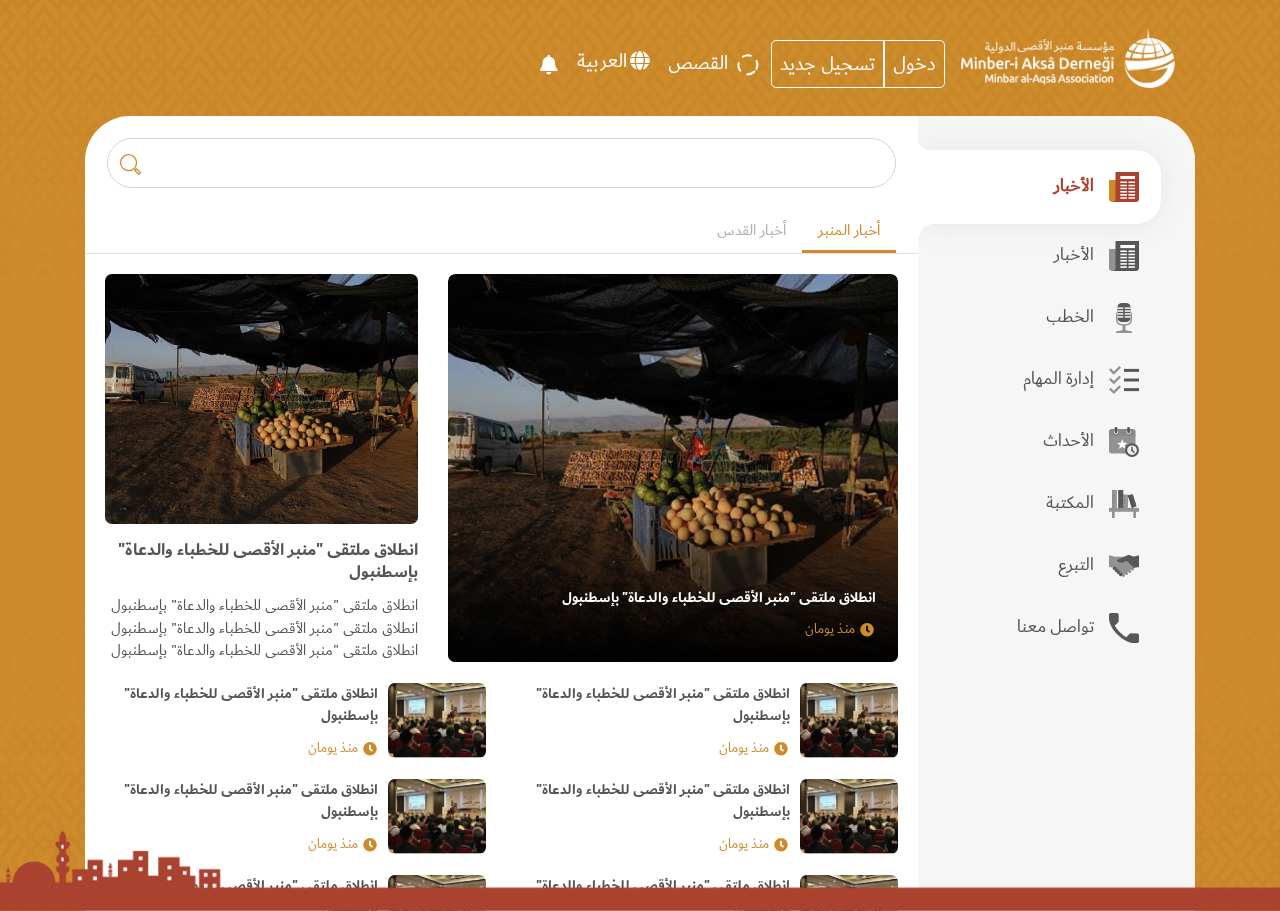
<file: index.html>
<!doctype html>

<html lang="en">

<head>
    <meta charset="utf-8">
    <meta name="viewport" content="width=device-width, initial-scale=1, shrink-to-fit=no">

    <title>The Title</title>
    <!-- Required meta tags -->
    <meta name="description" content="">
    <meta name="author" content="">
    <meta name="keywords" content="">
    <meta name="copyright" content="" />

    <link rel="stylesheet" href="css/bootstrap-rtl.min.css">
    <link rel="stylesheet" href="plugins/font-awesome/css/all.min.css">
    <link rel="stylesheet" href="plugins/animate/animate.css">
    <link rel="stylesheet" href="plugins/simplebar-master/simplebar.css">
    <link rel="stylesheet" href="css/styles.css?v=1.0">
    <!-- <link rel="stylesheet" href="css/styles-ltr.css?v=1.0"> -->

</head>

<body>
    <!-- Side Menu -->
    <aside class="side-menu">
        <header class="side-menu-header">
            <a href="" title=""><img src="images/logo.png" class="img-fluid" alt="" title="" /></a>
        </header>
        <div class="menu-title">
            القائمة الرئيسية
        </div>
        <div class="dropdown">
            <a class="dropdown-toggle" href="#" id="navbarDropdown2" role="button" data-toggle="dropdown"
               aria-haspopup="true" aria-expanded="false">

                <picture>
                    <img src="images/user.png" alt="اسم المستخدم" />
                </picture>

                <span>
                    <b>أهلاً،،</b> <span>خالد</span>
                </span>
            </a>
            <div class="dropdown-menu dropdown-menu-left animate slideIn" aria-labelledby="navbarDropdown2">
                <a class="dropdown-item" href="#"><i class="fa fa-user fa-fw"></i> حسابي</a>
                <a class="dropdown-item" href="#"><i class="fa fa-microphone fa-fw"></i> الخطب</a>
                <div class="dropdown-divider"></div>
                <a class="dropdown-item" href="#"><i class="fa fa-lock fa-fw"></i> تسجيل خروج</a>
            </div>
        </div>

        <div class="scroll-menu">
            <nav>
                <ul>
                    <li class="">
                        <a href="#"><i class="fa fa-bell fa-fw"></i></a>
                    </li>
                </ul>
            </nav>
        </div>

        <div class="social-menu">
            <a href="" target="_blank"><i class="fab fa-facebook-f fa-fw"></i></a>
            <a href="" target="_blank"><i class="fab fa-instagram fa-fw"></i></a>
            <a href="" target="_blank"><i class="fab fa-twitter fa-fw"></i></a>
        </div>
    </aside>

    <div class="side-overlay"></div>

    <!-- main header -->
    <header class="main-header">
        <nav class="navbar navbar-expand-lg navbar-light bg-transparent">
            <div class="container">
                <a class="navbar-brand" href="#">
                    <img src="images/logo.png" alt="" title="" />
                </a>
                <button class="navbar-toggler" type="button" id="OpenMenu">
                    <span class="navbar-toggler-icon"></span>
                </button>
                
                <div class="collapse navbar-collapse" id="navbarSupportedContent">
                    <ul class="navbar-nav ml-auto">
                        <li class="nav-item">
                            <a class="nav-link border-link" style="border-top-left-radius: 0;border-bottom-left-radius: 0;" href="#" data-toggle="modal" data-target=".login-modal">دخول</a>
                        </li>
                        <li class="nav-item">
                            <a class="nav-link border-link" style="border-top-right-radius: 0;border-bottom-right-radius: 0;" href="#">تسجيل جديد</a>
                        </li>
                        <li class="nav-item">
                            <a class="nav-link story-btn-open" href="#">
                                <svg xmlns="http://www.w3.org/2000/svg" width="29.698" height="29.698" viewBox="0 0 29.698 29.698">
                                    <g id="Ellipse_541" data-name="Ellipse 541" transform="translate(14.849) rotate(45)" fill="none" stroke="#fff"
                                        stroke-linecap="round" stroke-width="2" stroke-dasharray="8">
                                        <circle cx="10.5" cy="10.5" r="10.5" stroke="none" />
                                        <circle cx="10.5" cy="10.5" r="9.5" fill="none" />
                                    </g>
                                </svg>

                                القصص
                            </a>
                        </li>
                        <li class="nav-item dropdown normal-drop">
                            <a class="nav-link dropdown-toggle" href="#" id="navbarDropdown" role="button" data-toggle="dropdown"
                                aria-haspopup="true" aria-expanded="false">
                                <i class="fa fa-globe fa-fw"></i> العربية
                            </a>
                            <div class="dropdown-menu dropdown-menu-left animate slideIn" aria-labelledby="navbarDropdown">
                                <a class="dropdown-item" href="#"> الصينية</a>
                                <a class="dropdown-item" href="#"> التركية</a>
                                <div class="dropdown-divider"></div>
                                <a class="dropdown-item" href="#"> الإنجليزية</a>
                            </div>
                        </li>
                        <li class="nav-item">
                            <a class="nav-link" href="#"><i class="fa fa-bell fa-fw"></i></a>
                        </li>
                    </ul>
                </div>
            </div>
        </nav>
    </header>
    <!-- main header -->

    <div class="modal login-modal fade" tabindex="-1" role="dialog">
        <div class="modal-dialog" role="document">
            <div class="modal-content">
                <div class="modal-header border-0">
                    <h5 class="modal-title">تسجيل الدخول</h5>
                    <button type="button" class="close" data-dismiss="modal" aria-label="Close">
                        <span aria-hidden="true">&times;</span>
                    </button>
                </div>
                <div class="modal-body">
                    <form class="login-form">
                        <p>من فضلك أدخل رقم هاتفك للدخول</p>
                        <div class="bord mb-2"></div>

                        <div class="form-group">
                            <select class="form-control">
                                <option selected disabled>تركيا</option>
                            </select>
                        </div>
                        <div class="form-group">
                            <label for="tel">رقم الهاتف</label>
                            <input type="tel" id="tel" name="" class="form-control" placeholder="" />
                            <small id="emailHelp" class="form-text text-muted">
                                سنرسل لك رسالة نصية مكونة من أربع أرقام للتحقق من رقم هاتفك
                            </small>
                        </div>
                        <div class="form-group d-flex align-items-center justify-content-between div-btn">
                            <p>لا تمتلك حساب ؟ <a href="">سجل من هنا</a></p>
                            <button type="submit" class="btn btn-warning" onclick="openModal('.code-modal', '.login-modal')">إرسال</button>
                        </div>
                    </form>
                </div>
                
            </div>
        </div>
    </div>

    <div class="modal code-modal fade" tabindex="-1" role="dialog">
        <div class="modal-dialog modal-lg" role="document">
            <div class="modal-content">
                <div class="modal-header border-0">
                    <h5 class="modal-title">كود التحقق</h5>
                    <button type="button" class="close" data-dismiss="modal" aria-label="Close">
                        <span aria-hidden="true">&times;</span>
                    </button>
                </div>
                <div class="modal-body">
                    <form class="login-form">
                        <p>من فضلك أدخل كود التحقق</p>
                        <div class="bord mb-2"></div>

                        <div class="form-group row code-fields" style="flex-wrap: nowrap;">
                            <div class="col-2">
                                <input type="text" class="form-control" />
                            </div>
                            <div class="col-2">
                                <input type="text" class="form-control" />
                            </div>
                            <div class="col-2">
                                <input type="text" class="form-control" />
                            </div>
                            <div class="col-2">
                                <input type="text" class="form-control" />
                            </div>
                            <div class="col-2">
                                <input type="text" class="form-control" />
                            </div>
                            <div class="col-2">
                                <input type="text" class="form-control" />
                            </div>
                        </div>
                        <a href="" class="btn"><i class="fas fa-redo-alt fa-fw"></i> إعادة ارسال كود التحقق</a>

                        <div class="form-group d-flex align-items-center justify-content-between div-btn">
                            <button type="submit" class="btn btn-warning mr-auto">إرسال</button>
                        </div>
                    </form>
                </div>
    
            </div>
        </div>
    </div>

    <section class="story">
        <div class="d-table w-100 h-100">
            <div class="d-table-cell" style="vertical-align: middle;">
                <div class="container">
                    <div class="row justify-content-center">
                        <div class="col-lg-7">
                            <div id="storySlider" class="carousel slide" data-ride="carousel">
                                <div class="carousel-inner">
                                    <div class="carousel-item active">
                                        <article class="story-item">
                                            <button type="button" class="btn btn-dark close-story"><i class="fa fa-times fa-fw"></i></button>
                                            <div class="date">
                                                <p>14 </p>
                                                <p>يناير 2020</p>
                                                
                                                <p>1441 جمادى الأولى 18</p>
                                            </div>
                                            <img src="images/story.png" class="d-block w-100" alt="...">
                                            <div class="story-caption">
                                                <h4>‏‎القدس</h4>
                                                <p>ذنبكِ أنكِ جميلة كيوسف
                                                وخانك العالم كأخوته</p>
                                            </div>
                                        </article>
                                        <div class="text-center mt-3">
                                            <button type="button" class="btn btn-outline-light fav-btn">
                                                <svg xmlns="http://www.w3.org/2000/svg" width="23.265" height="20.125" viewBox="0 0 23.265 20.125">
                                                    <g id="surface1" transform="translate(-4 -8)">
                                                        <path id="Path_7233" data-name="Path 7233"
                                                            d="M21.449,8c-3.258,0-5.816,3.258-5.816,3.258S13.074,8,9.816,8A5.759,5.759,0,0,0,4,13.816c0,7.911,11.632,14.309,11.632,14.309s11.632-6.4,11.632-14.309A5.759,5.759,0,0,0,21.449,8Z"
                                                            fill="#fff" />
                                                    </g>
                                                </svg>
                                            </button>
                                        </div>
                                    </div>
                                    <div class="carousel-item">
                                        <article class="story-item">
                                            <button type="button" class="btn btn-dark close-story"><i class="fa fa-times fa-fw"></i></button>
                                            <div class="date">
                                                <p>14 </p>
                                                <p>يناير 2020</p>
                                        
                                                <p>1441 18</p>
                                            </div>
                                            <img src="images/news.jpg" class="d-block w-100" alt="...">
                                            <div class="story-caption">
                                                <h4>‏‎القدس</h4>
                                                <p>ذنبكِ أنكِ جميلة كيوسف
                                                    وخانك العالم كأخوته</p>
                                            </div>
                                        </article>
                                        <div class="text-center mt-3">
                                            <button type="button" class="btn btn-outline-light fav-btn">
                                                <svg xmlns="http://www.w3.org/2000/svg" width="23.265" height="20.125" viewBox="0 0 23.265 20.125">
                                                    <g id="surface1" transform="translate(-4 -8)">
                                                        <path id="Path_7233" data-name="Path 7233"
                                                            d="M21.449,8c-3.258,0-5.816,3.258-5.816,3.258S13.074,8,9.816,8A5.759,5.759,0,0,0,4,13.816c0,7.911,11.632,14.309,11.632,14.309s11.632-6.4,11.632-14.309A5.759,5.759,0,0,0,21.449,8Z"
                                                            fill="#fff" />
                                                    </g>
                                                </svg>
                                            </button>
                                        </div>
                                    </div>
                                    <div class="carousel-item">
                                        <article class="story-item">
                                            <button type="button" class="btn btn-dark close-story"><i class="fa fa-times fa-fw"></i></button>
                                            <div class="date">
                                                <p>14 </p>
                                                <p>يناير 2020</p>
                                        
                                                <p>1441 18</p>
                                            </div>
                                            <img src="images/news.jpg" class="d-block w-100" alt="...">
                                            <div class="story-caption">
                                                <h4>‏‎القدس</h4>
                                                <p>ذنبكِ أنكِ جميلة كيوسف
                                                    وخانك العالم كأخوته</p>
                                            </div>
                                        </article>
                                        <div class="text-center mt-3">
                                            <button type="button" class="btn btn-outline-light fav-btn">
                                                <svg xmlns="http://www.w3.org/2000/svg" width="23.265" height="20.125" viewBox="0 0 23.265 20.125">
                                                    <g id="surface1" transform="translate(-4 -8)">
                                                        <path id="Path_7233" data-name="Path 7233"
                                                            d="M21.449,8c-3.258,0-5.816,3.258-5.816,3.258S13.074,8,9.816,8A5.759,5.759,0,0,0,4,13.816c0,7.911,11.632,14.309,11.632,14.309s11.632-6.4,11.632-14.309A5.759,5.759,0,0,0,21.449,8Z"
                                                            fill="#fff" />
                                                    </g>
                                                </svg>
                                            </button>
                                        </div>
                                    </div>
                                </div>
                                <a class="carousel-control-prev" href="#storySlider" role="button" data-slide="prev">
                                    <span class="carousel-control-prev-icon" aria-hidden="true"></span>
                                    <span class="sr-only">Previous</span>
                                </a>
                                <a class="carousel-control-next" href="#storySlider" role="button" data-slide="next">
                                    <span class="carousel-control-next-icon" aria-hidden="true"></span>
                                    <span class="sr-only">Next</span>
                                </a>
                            </div>
                        </div>
                    </div>
                </div>
            </div>
        </div>
    </section>

    <div class="container">
        <main class="main-layout">
            <div class="menu-overlay"></div>
            <div class="row no-gutters">
                <div class="col-lg-3">
                    <aside class="main-menu">
                        <ul class="list-unstyled">
                            <li>
                                <a href="" class="active"><picture><img src="images/icons/news.svg" alt="" /></picture> الأخبار</a>
                            </li>
                            <li>
                                <a href="" ><picture><img src="images/icons/news.svg" alt="" /></picture> الأخبار</a>
                            </li>
                            <li>
                                <a href="" ><picture><img src="images/icons/mic.svg" alt="" /></picture> الخطب</a>
                            </li>
                            <li>
                                <a href="" ><picture><img src="images/icons/tasks.svg" alt="" /> </picture>إدارة المهام</a>
                            </li>
                            <li>
                                <a href="" ><picture><img src="images/icons/calendar.svg" alt="" /></picture> الأحداث</a>
                            </li>
                            <li>
                                <a href="" ><picture><img src="images/icons/book.svg" alt="" /></picture> المكتبة</a>
                            </li>
                            <li>
                                <a href="" ><picture><img src="images/icons/donate.svg" alt="" /></picture> التبرع</a>
                            </li>
                            <li>
                                <a href="" ><picture><img src="images/icons/phone.svg" alt="" /></picture> تواصل معنا</a>
                            </li>
                        </ul>
                    </aside>
                </div>
                <div class="col-lg-9">
                    <form class="top-search d-flex align-items-center">
                        <a href="javascript:;" class="main-menu-btn"><i class="fa fa-align-right fa-fw"></i></a>
                        <div class="form-group mb-0" style="flex: 1">
                            <label for="searchInput" class="d-none">بحث</label>
                            <input type="search" name="" class="form-control" id="searchInput" />
                            <button type="submit" class="btn">
                                <img src="images/icons/search.svg" alt="" />
                            </button>
                        </div>
                    </form>
                    <div class="the-content">

                        <nav class="tab-nav">
                            <div class="nav" id="nav-tab" role="tablist">
                                <a class="nav-item nav-link active" id="nav-home-tab" data-toggle="tab" href="#nav-home" role="tab"
                                    aria-controls="nav-home" aria-selected="true">أخبار المنبر</a>
                                <a class="nav-item nav-link" id="nav-profile-tab" data-toggle="tab" href="#nav-profile" role="tab"
                                    aria-controls="nav-profile" aria-selected="false">أخبار القدس</a>
                                <!-- <a class="nav-item nav-link" id="nav-contact-tab" data-toggle="tab" href="#nav-contact" role="tab"
                                    aria-controls="nav-contact" aria-selected="false">Contact</a> -->
                            </div>
                        </nav>
                        <div class="tab-content" id="nav-tabContent">
                            <div class="tab-pane fade show active" id="nav-home" role="tabpanel" aria-labelledby="nav-home-tab">
                                <div class="news-hold" data-simplebar>
                                    <div class="row">
                                        <div class="col-lg-7">
                                            <div id="carouselExampleControls" class="carousel slide" data-ride="carousel">
                                                <div class="carousel-inner">
                                                    <div class="carousel-item active">
                                                        <a href="" class="news-link">
                                                            <article class="news-item slider-news-item">
                                                                <figure>
                                                                    <img src="images/news.jpg" alt="" title="" />
                                                                </figure>
                                                                <div class="news-overlay">
                                                                    <h4>انطلاق ملتقى "منبر الأقصى للخطباء
                                                                        والدعاة" بإسطنبول</h4>
                                                                    <span><i class="fa fa-clock fa-fw"></i> منذ يومان</span>
                                                                    <div class="d-none news-text">
                                                                        <p>
                                                                            انطلقت في مدينة إسطنبول التركية الجمعة فعاليات ملتقى "منبر الأقصى للخطباء والدعاة" الذي تنظمه لجان القدس في الاتحاد
                                                                            العالمي لعلماء المسلمين وهيئة علماء فلسطين في الخارج وملتقى "القدس أمانتي" التابع لجمعية "إرادة" الدولية
                                                                            وحضر الملتقى الذي يقام بمناسبة الذكرى السنوية الخمسين لاحتلال المسجد الأقصى المبارك شخصيات دينية وسياسية ونحو 200 خطيب
                                                                            وداعية من عدد من الدول العربية والإسلامية، بينها تركيا ولبنان ومصر والعراق وقطر والسعودية والمغرب والجزائر وماليزيا
                                                                            وإندونيسيا وغيرها
                                                                        </p>
                                                                        <p>
                                                                            ووصف المتحدثون في جلسة الافتتاح الملتقى بأنه ثمرة لتعاون المؤسسات التي "تحمل هم القدس وتتبنى الدفاع عنها"، مؤكدين على
                                                                            ضرورة استثمار دور الخطباء والدعاة في العمل لمدينة القدس وتوعية الأمة العربية والإسلامية بالمخاطر المحيقة بها كما أكدوا
                                                                            على دور الخطباء والدعاة في الحفاظ على هوية القدس والمسجد الأقصى المبارك، والعمل على تحريك الهمم تجاه القضية الفلسطينية
                                                                            قضية المسلمين الأولى.
                                                                            القره داغي دعا إلى توحيد جهود العلماء وطاقات المؤسسات العاملة للقدس، واجب لا تطوع
                                                                            وقال الأمين العام للاتحاد العالمي لعلماء المسلمين الدكتور علي القره داغي إن العلماء والدعاة والأئمة والوعاظ مرابطون على
                                                                            ثغر من ثغور الإسلام، معتبرا العمل للقدس والدفاع عن فلسطين واجبا شرعيا لا عملا تطوعيا على كل منهم.
                                                                        </p>
                                                                    </div>
                                                                </div>
                                                            </article>
                                                        </a>
                                                    </div>
                                                </div>
                                                <!--<a class="carousel-control-prev" href="#carouselExampleControls" role="button" data-slide="prev">
                                                    <span class="carousel-control-prev-icon" aria-hidden="true"></span>
                                                    <span class="sr-only">Previous</span>
                                                </a>
                                                <a class="carousel-control-next" href="#carouselExampleControls" role="button" data-slide="next">
                                                    <span class="carousel-control-next-icon" aria-hidden="true"></span>
                                                    <span class="sr-only">Next</span>
                                                </a>-->
                                            </div>
                                        </div>
                                        <div class="col-lg-5">
                                            <a href="" class="news-link">
                                                <div class="news-big">
                                                    <figure>
                                                        <img src="images/news.jpg" alt="image alt" title="" />
                                                        <input type="hidden" class="img-src" value="images/news.jpg" />
                                                        <input type="hidden" class="img-src" value="images/news.jpg" />
                                                        <input type="hidden" class="img-src" value="images/news.jpg" />
                                                        <input type="hidden" class="img-src" value="images/news.jpg" />
                                                    </figure>

                                                    <div class="video-src d-none">
                                                        <source src="" type="video/mp4">
                                                        <source src="https://download.blender.org/peach/trailer/trailer_1080p.ogg" type="video/ogg">
                                                        Your browser does not support HTML5 video.
                                                    </div>

                                                    <input type="hidden" value="https://www.youtube.com/embed/MNPUOQ1XtwA" class="ifram-src" />

                                                    <div class="news-big-text">
                                                        <h4>انطلاق ملتقى "منبر الأقصى للخطباء والدعاة" بإسطنبول</h4>
                                                        <p>
                                                            انطلاق ملتقى "منبر الأقصى للخطباء والدعاة" بإسطنبول انطلاق ملتقى "منبر الأقصى للخطباء والدعاة" بإسطنبول
                                                            انطلاق ملتقى "منبر الأقصى للخطباء والدعاة" بإسطنبول
                                                        </p>
                                                        <span><i class="fa fa-clock fa-fw"></i> منذ 5 أيام</span>
                                                        <div class="d-none news-text">
                                                            <p>
                                                                انطلقت في مدينة إسطنبول التركية الجمعة فعاليات ملتقى "منبر الأقصى للخطباء والدعاة" الذي تنظمه لجان القدس في الاتحاد
                                                                العالمي لعلماء المسلمين وهيئة علماء فلسطين في الخارج وملتقى "القدس أمانتي" التابع لجمعية "إرادة" الدولية
                                                                وحضر الملتقى الذي يقام بمناسبة الذكرى السنوية الخمسين لاحتلال المسجد الأقصى المبارك شخصيات دينية وسياسية ونحو 200 خطيب
                                                                وداعية من عدد من الدول العربية والإسلامية، بينها تركيا ولبنان ومصر والعراق وقطر والسعودية والمغرب والجزائر وماليزيا
                                                                وإندونيسيا وغيرها
                                                            </p>
                                                            <p>
                                                                ووصف المتحدثون في جلسة الافتتاح الملتقى بأنه ثمرة لتعاون المؤسسات التي "تحمل هم القدس وتتبنى الدفاع عنها"، مؤكدين على
                                                                ضرورة استثمار دور الخطباء والدعاة في العمل لمدينة القدس وتوعية الأمة العربية والإسلامية بالمخاطر المحيقة بها كما أكدوا
                                                                على دور الخطباء والدعاة في الحفاظ على هوية القدس والمسجد الأقصى المبارك، والعمل على تحريك الهمم تجاه القضية الفلسطينية
                                                                قضية المسلمين الأولى.
                                                                القره داغي دعا إلى توحيد جهود العلماء وطاقات المؤسسات العاملة للقدس، واجب لا تطوع
                                                                وقال الأمين العام للاتحاد العالمي لعلماء المسلمين الدكتور علي القره داغي إن العلماء والدعاة والأئمة والوعاظ مرابطون على
                                                                ثغر من ثغور الإسلام، معتبرا العمل للقدس والدفاع عن فلسطين واجبا شرعيا لا عملا تطوعيا على كل منهم.
                                                            </p>
                                                        </div>
                                                    </div>
                                                </div>
                                            </a>
                                        </div>
                                        <div class="col-lg-12">
                                            <div class="row">
                                                <div class="col-lg-6 col-md-6">
                                                    <a href="" class="news-link">
                                                        <article class="news-item media">
                                                            <figure>
                                                                <img src="images/news.png" alt="" title="" />
                                                            </figure>
                                                            <div class="media-body">
                                                                <h4>انطلاق ملتقى "منبر الأقصى للخطباء
                                                                    والدعاة" بإسطنبول</h4>
                                                                <span><i class="fa fa-clock fa-fw"></i> منذ يومان</span>
                                                                <div class="d-none news-text">
                                                                    <p>
                                                                        انطلقت في مدينة إسطنبول التركية الجمعة فعاليات ملتقى "منبر الأقصى للخطباء والدعاة" الذي تنظمه لجان القدس في الاتحاد
                                                                        العالمي لعلماء المسلمين وهيئة علماء فلسطين في الخارج وملتقى "القدس أمانتي" التابع لجمعية "إرادة" الدولية
                                                                        وحضر الملتقى الذي يقام بمناسبة الذكرى السنوية الخمسين لاحتلال المسجد الأقصى المبارك شخصيات دينية وسياسية ونحو 200 خطيب
                                                                        وداعية من عدد من الدول العربية والإسلامية، بينها تركيا ولبنان ومصر والعراق وقطر والسعودية والمغرب والجزائر وماليزيا
                                                                        وإندونيسيا وغيرها
                                                                    </p>
                                                                    <p>
                                                                        ووصف المتحدثون في جلسة الافتتاح الملتقى بأنه ثمرة لتعاون المؤسسات التي "تحمل هم القدس وتتبنى الدفاع عنها"، مؤكدين على
                                                                        ضرورة استثمار دور الخطباء والدعاة في العمل لمدينة القدس وتوعية الأمة العربية والإسلامية بالمخاطر المحيقة بها كما أكدوا
                                                                        على دور الخطباء والدعاة في الحفاظ على هوية القدس والمسجد الأقصى المبارك، والعمل على تحريك الهمم تجاه القضية الفلسطينية
                                                                        قضية المسلمين الأولى.
                                                                        القره داغي دعا إلى توحيد جهود العلماء وطاقات المؤسسات العاملة للقدس، واجب لا تطوع
                                                                        وقال الأمين العام للاتحاد العالمي لعلماء المسلمين الدكتور علي القره داغي إن العلماء والدعاة والأئمة والوعاظ مرابطون على
                                                                        ثغر من ثغور الإسلام، معتبرا العمل للقدس والدفاع عن فلسطين واجبا شرعيا لا عملا تطوعيا على كل منهم.
                                                                    </p>
                                                                </div>
                                                            </div>
                                                        </article>
                                                    </a>
                                                </div>
                                                <div class="col-lg-6 col-md-6">
                                                    <a href="" class="news-link">
                                                        <article class="news-item media">
                                                            <figure>
                                                                <img src="images/news.png" alt="" title="" />
                                                            </figure>
                                                            <div class="media-body">
                                                                <h4>انطلاق ملتقى "منبر الأقصى للخطباء
                                                                    والدعاة" بإسطنبول</h4>
                                                                <span><i class="fa fa-clock fa-fw"></i> منذ يومان</span>
                                                                <div class="d-none news-text">
                                                                    <p>
                                                                        انطلقت في مدينة إسطنبول التركية الجمعة فعاليات ملتقى "منبر الأقصى للخطباء والدعاة" الذي تنظمه لجان القدس في الاتحاد
                                                                        العالمي لعلماء المسلمين وهيئة علماء فلسطين في الخارج وملتقى "القدس أمانتي" التابع لجمعية "إرادة" الدولية
                                                                        وحضر الملتقى الذي يقام بمناسبة الذكرى السنوية الخمسين لاحتلال المسجد الأقصى المبارك شخصيات دينية وسياسية ونحو 200 خطيب
                                                                        وداعية من عدد من الدول العربية والإسلامية، بينها تركيا ولبنان ومصر والعراق وقطر والسعودية والمغرب والجزائر وماليزيا
                                                                        وإندونيسيا وغيرها
                                                                    </p>
                                                                    <p>
                                                                        ووصف المتحدثون في جلسة الافتتاح الملتقى بأنه ثمرة لتعاون المؤسسات التي "تحمل هم القدس وتتبنى الدفاع عنها"، مؤكدين على
                                                                        ضرورة استثمار دور الخطباء والدعاة في العمل لمدينة القدس وتوعية الأمة العربية والإسلامية بالمخاطر المحيقة بها كما أكدوا
                                                                        على دور الخطباء والدعاة في الحفاظ على هوية القدس والمسجد الأقصى المبارك، والعمل على تحريك الهمم تجاه القضية الفلسطينية
                                                                        قضية المسلمين الأولى.
                                                                        القره داغي دعا إلى توحيد جهود العلماء وطاقات المؤسسات العاملة للقدس، واجب لا تطوع
                                                                        وقال الأمين العام للاتحاد العالمي لعلماء المسلمين الدكتور علي القره داغي إن العلماء والدعاة والأئمة والوعاظ مرابطون على
                                                                        ثغر من ثغور الإسلام، معتبرا العمل للقدس والدفاع عن فلسطين واجبا شرعيا لا عملا تطوعيا على كل منهم.
                                                                    </p>
                                                                </div>
                                                            </div>
                                                        </article>
                                                    </a>
                                                </div>
                                                <div class="col-lg-6 col-md-6">
                                                    <a href="" class="news-link">
                                                        <article class="news-item media">
                                                            <figure>
                                                                <img src="images/news.png" alt="" title="" />
                                                            </figure>
                                                            <div class="media-body">
                                                                <h4>انطلاق ملتقى "منبر الأقصى للخطباء
                                                                    والدعاة" بإسطنبول</h4>
                                                                <span><i class="fa fa-clock fa-fw"></i> منذ يومان</span>
                                                                <div class="d-none news-text">
                                                                    <p>
                                                                        انطلقت في مدينة إسطنبول التركية الجمعة فعاليات ملتقى "منبر الأقصى للخطباء والدعاة" الذي تنظمه لجان القدس في الاتحاد
                                                                        العالمي لعلماء المسلمين وهيئة علماء فلسطين في الخارج وملتقى "القدس أمانتي" التابع لجمعية "إرادة" الدولية
                                                                        وحضر الملتقى الذي يقام بمناسبة الذكرى السنوية الخمسين لاحتلال المسجد الأقصى المبارك شخصيات دينية وسياسية ونحو 200 خطيب
                                                                        وداعية من عدد من الدول العربية والإسلامية، بينها تركيا ولبنان ومصر والعراق وقطر والسعودية والمغرب والجزائر وماليزيا
                                                                        وإندونيسيا وغيرها
                                                                    </p>
                                                                    <p>
                                                                        ووصف المتحدثون في جلسة الافتتاح الملتقى بأنه ثمرة لتعاون المؤسسات التي "تحمل هم القدس وتتبنى الدفاع عنها"، مؤكدين على
                                                                        ضرورة استثمار دور الخطباء والدعاة في العمل لمدينة القدس وتوعية الأمة العربية والإسلامية بالمخاطر المحيقة بها كما أكدوا
                                                                        على دور الخطباء والدعاة في الحفاظ على هوية القدس والمسجد الأقصى المبارك، والعمل على تحريك الهمم تجاه القضية الفلسطينية
                                                                        قضية المسلمين الأولى.
                                                                        القره داغي دعا إلى توحيد جهود العلماء وطاقات المؤسسات العاملة للقدس، واجب لا تطوع
                                                                        وقال الأمين العام للاتحاد العالمي لعلماء المسلمين الدكتور علي القره داغي إن العلماء والدعاة والأئمة والوعاظ مرابطون على
                                                                        ثغر من ثغور الإسلام، معتبرا العمل للقدس والدفاع عن فلسطين واجبا شرعيا لا عملا تطوعيا على كل منهم.
                                                                    </p>
                                                                </div>
                                                            </div>
                                                        </article>
                                                    </a>
                                                </div>
                                                <div class="col-lg-6 col-md-6">
                                                    <a href="" class="news-link">
                                                        <article class="news-item media">
                                                            <figure>
                                                                <img src="images/news.png" alt="" title="" />
                                                            </figure>
                                                            <div class="media-body">
                                                                <h4>انطلاق ملتقى "منبر الأقصى للخطباء
                                                                    والدعاة" بإسطنبول</h4>
                                                                <span><i class="fa fa-clock fa-fw"></i> منذ يومان</span>
                                                                <div class="d-none news-text">
                                                                    <p>
                                                                        انطلقت في مدينة إسطنبول التركية الجمعة فعاليات ملتقى "منبر الأقصى للخطباء والدعاة" الذي تنظمه لجان القدس في الاتحاد
                                                                        العالمي لعلماء المسلمين وهيئة علماء فلسطين في الخارج وملتقى "القدس أمانتي" التابع لجمعية "إرادة" الدولية
                                                                        وحضر الملتقى الذي يقام بمناسبة الذكرى السنوية الخمسين لاحتلال المسجد الأقصى المبارك شخصيات دينية وسياسية ونحو 200 خطيب
                                                                        وداعية من عدد من الدول العربية والإسلامية، بينها تركيا ولبنان ومصر والعراق وقطر والسعودية والمغرب والجزائر وماليزيا
                                                                        وإندونيسيا وغيرها
                                                                    </p>
                                                                    <p>
                                                                        ووصف المتحدثون في جلسة الافتتاح الملتقى بأنه ثمرة لتعاون المؤسسات التي "تحمل هم القدس وتتبنى الدفاع عنها"، مؤكدين على
                                                                        ضرورة استثمار دور الخطباء والدعاة في العمل لمدينة القدس وتوعية الأمة العربية والإسلامية بالمخاطر المحيقة بها كما أكدوا
                                                                        على دور الخطباء والدعاة في الحفاظ على هوية القدس والمسجد الأقصى المبارك، والعمل على تحريك الهمم تجاه القضية الفلسطينية
                                                                        قضية المسلمين الأولى.
                                                                        القره داغي دعا إلى توحيد جهود العلماء وطاقات المؤسسات العاملة للقدس، واجب لا تطوع
                                                                        وقال الأمين العام للاتحاد العالمي لعلماء المسلمين الدكتور علي القره داغي إن العلماء والدعاة والأئمة والوعاظ مرابطون على
                                                                        ثغر من ثغور الإسلام، معتبرا العمل للقدس والدفاع عن فلسطين واجبا شرعيا لا عملا تطوعيا على كل منهم.
                                                                    </p>
                                                                </div>
                                                            </div>
                                                        </article>
                                                    </a>
                                                </div>
                                                <div class="col-lg-6 col-md-6">
                                                    <a href="" class="news-link">
                                                        <article class="news-item media">
                                                            <figure>
                                                                <img src="images/news.png" alt="" title="" />
                                                            </figure>
                                                            <div class="media-body">
                                                                <h4>انطلاق ملتقى "منبر الأقصى للخطباء
                                                                    والدعاة" بإسطنبول</h4>
                                                                <span><i class="fa fa-clock fa-fw"></i> منذ يومان</span>
                                                                <div class="d-none news-text">
                                                                    <p>
                                                                        انطلقت في مدينة إسطنبول التركية الجمعة فعاليات ملتقى "منبر الأقصى للخطباء والدعاة" الذي تنظمه لجان القدس في الاتحاد
                                                                        العالمي لعلماء المسلمين وهيئة علماء فلسطين في الخارج وملتقى "القدس أمانتي" التابع لجمعية "إرادة" الدولية
                                                                        وحضر الملتقى الذي يقام بمناسبة الذكرى السنوية الخمسين لاحتلال المسجد الأقصى المبارك شخصيات دينية وسياسية ونحو 200 خطيب
                                                                        وداعية من عدد من الدول العربية والإسلامية، بينها تركيا ولبنان ومصر والعراق وقطر والسعودية والمغرب والجزائر وماليزيا
                                                                        وإندونيسيا وغيرها
                                                                    </p>
                                                                    <p>
                                                                        ووصف المتحدثون في جلسة الافتتاح الملتقى بأنه ثمرة لتعاون المؤسسات التي "تحمل هم القدس وتتبنى الدفاع عنها"، مؤكدين على
                                                                        ضرورة استثمار دور الخطباء والدعاة في العمل لمدينة القدس وتوعية الأمة العربية والإسلامية بالمخاطر المحيقة بها كما أكدوا
                                                                        على دور الخطباء والدعاة في الحفاظ على هوية القدس والمسجد الأقصى المبارك، والعمل على تحريك الهمم تجاه القضية الفلسطينية
                                                                        قضية المسلمين الأولى.
                                                                        القره داغي دعا إلى توحيد جهود العلماء وطاقات المؤسسات العاملة للقدس، واجب لا تطوع
                                                                        وقال الأمين العام للاتحاد العالمي لعلماء المسلمين الدكتور علي القره داغي إن العلماء والدعاة والأئمة والوعاظ مرابطون على
                                                                        ثغر من ثغور الإسلام، معتبرا العمل للقدس والدفاع عن فلسطين واجبا شرعيا لا عملا تطوعيا على كل منهم.
                                                                    </p>
                                                                </div>
                                                            </div>
                                                        </article>
                                                    </a>
                                                </div>
                                                <div class="col-lg-6 col-md-6">
                                                    <a href="" class="news-link">
                                                        <article class="news-item media">
                                                            <figure>
                                                                <img src="images/news.png" alt="" title="" />
                                                            </figure>
                                                            <div class="media-body">
                                                                <h4>انطلاق ملتقى "منبر الأقصى للخطباء
                                                                    والدعاة" بإسطنبول</h4>
                                                                <span><i class="fa fa-clock fa-fw"></i> منذ يومان</span>
                                                                <div class="d-none news-text">
                                                                    <p>
                                                                        انطلقت في مدينة إسطنبول التركية الجمعة فعاليات ملتقى "منبر الأقصى للخطباء والدعاة" الذي تنظمه لجان القدس في الاتحاد
                                                                        العالمي لعلماء المسلمين وهيئة علماء فلسطين في الخارج وملتقى "القدس أمانتي" التابع لجمعية "إرادة" الدولية
                                                                        وحضر الملتقى الذي يقام بمناسبة الذكرى السنوية الخمسين لاحتلال المسجد الأقصى المبارك شخصيات دينية وسياسية ونحو 200 خطيب
                                                                        وداعية من عدد من الدول العربية والإسلامية، بينها تركيا ولبنان ومصر والعراق وقطر والسعودية والمغرب والجزائر وماليزيا
                                                                        وإندونيسيا وغيرها
                                                                    </p>
                                                                    <p>
                                                                        ووصف المتحدثون في جلسة الافتتاح الملتقى بأنه ثمرة لتعاون المؤسسات التي "تحمل هم القدس وتتبنى الدفاع عنها"، مؤكدين على
                                                                        ضرورة استثمار دور الخطباء والدعاة في العمل لمدينة القدس وتوعية الأمة العربية والإسلامية بالمخاطر المحيقة بها كما أكدوا
                                                                        على دور الخطباء والدعاة في الحفاظ على هوية القدس والمسجد الأقصى المبارك، والعمل على تحريك الهمم تجاه القضية الفلسطينية
                                                                        قضية المسلمين الأولى.
                                                                        القره داغي دعا إلى توحيد جهود العلماء وطاقات المؤسسات العاملة للقدس، واجب لا تطوع
                                                                        وقال الأمين العام للاتحاد العالمي لعلماء المسلمين الدكتور علي القره داغي إن العلماء والدعاة والأئمة والوعاظ مرابطون على
                                                                        ثغر من ثغور الإسلام، معتبرا العمل للقدس والدفاع عن فلسطين واجبا شرعيا لا عملا تطوعيا على كل منهم.
                                                                    </p>
                                                                </div>
                                                            </div>
                                                        </article>
                                                    </a>
                                                </div>
                                                <div class="col-lg-6 col-md-6">
                                                    <a href="" class="news-link">
                                                        <article class="news-item media">
                                                            <figure>
                                                                <img src="images/news.png" alt="" title="" />
                                                            </figure>
                                                            <div class="media-body">
                                                                <h4>انطلاق ملتقى "منبر الأقصى للخطباء
                                                                    والدعاة" بإسطنبول</h4>
                                                                <span><i class="fa fa-clock fa-fw"></i> منذ يومان</span>
                                                                <div class="d-none news-text">
                                                                    <p>
                                                                        انطلقت في مدينة إسطنبول التركية الجمعة فعاليات ملتقى "منبر الأقصى للخطباء والدعاة" الذي تنظمه لجان القدس في الاتحاد
                                                                        العالمي لعلماء المسلمين وهيئة علماء فلسطين في الخارج وملتقى "القدس أمانتي" التابع لجمعية "إرادة" الدولية
                                                                        وحضر الملتقى الذي يقام بمناسبة الذكرى السنوية الخمسين لاحتلال المسجد الأقصى المبارك شخصيات دينية وسياسية ونحو 200 خطيب
                                                                        وداعية من عدد من الدول العربية والإسلامية، بينها تركيا ولبنان ومصر والعراق وقطر والسعودية والمغرب والجزائر وماليزيا
                                                                        وإندونيسيا وغيرها
                                                                    </p>
                                                                    <p>
                                                                        ووصف المتحدثون في جلسة الافتتاح الملتقى بأنه ثمرة لتعاون المؤسسات التي "تحمل هم القدس وتتبنى الدفاع عنها"، مؤكدين على
                                                                        ضرورة استثمار دور الخطباء والدعاة في العمل لمدينة القدس وتوعية الأمة العربية والإسلامية بالمخاطر المحيقة بها كما أكدوا
                                                                        على دور الخطباء والدعاة في الحفاظ على هوية القدس والمسجد الأقصى المبارك، والعمل على تحريك الهمم تجاه القضية الفلسطينية
                                                                        قضية المسلمين الأولى.
                                                                        القره داغي دعا إلى توحيد جهود العلماء وطاقات المؤسسات العاملة للقدس، واجب لا تطوع
                                                                        وقال الأمين العام للاتحاد العالمي لعلماء المسلمين الدكتور علي القره داغي إن العلماء والدعاة والأئمة والوعاظ مرابطون على
                                                                        ثغر من ثغور الإسلام، معتبرا العمل للقدس والدفاع عن فلسطين واجبا شرعيا لا عملا تطوعيا على كل منهم.
                                                                    </p>
                                                                </div>
                                                            </div>
                                                        </article>
                                                    </a>
                                                </div>
                                                <div class="col-lg-6 col-md-6">
                                                    <a href="" class="news-link">
                                                        <article class="news-item media">
                                                            <figure>
                                                                <img src="images/news.png" alt="" title="" />
                                                            </figure>
                                                            <div class="media-body">
                                                                <h4>انطلاق ملتقى "منبر الأقصى للخطباء
                                                                    والدعاة" بإسطنبول</h4>
                                                                <span><i class="fa fa-clock fa-fw"></i> منذ يومان</span>
                                                                <div class="d-none news-text">
                                                                    <p>
                                                                        انطلقت في مدينة إسطنبول التركية الجمعة فعاليات ملتقى "منبر الأقصى للخطباء والدعاة" الذي تنظمه لجان القدس في الاتحاد
                                                                        العالمي لعلماء المسلمين وهيئة علماء فلسطين في الخارج وملتقى "القدس أمانتي" التابع لجمعية "إرادة" الدولية
                                                                        وحضر الملتقى الذي يقام بمناسبة الذكرى السنوية الخمسين لاحتلال المسجد الأقصى المبارك شخصيات دينية وسياسية ونحو 200 خطيب
                                                                        وداعية من عدد من الدول العربية والإسلامية، بينها تركيا ولبنان ومصر والعراق وقطر والسعودية والمغرب والجزائر وماليزيا
                                                                        وإندونيسيا وغيرها
                                                                    </p>
                                                                    <p>
                                                                        ووصف المتحدثون في جلسة الافتتاح الملتقى بأنه ثمرة لتعاون المؤسسات التي "تحمل هم القدس وتتبنى الدفاع عنها"، مؤكدين على
                                                                        ضرورة استثمار دور الخطباء والدعاة في العمل لمدينة القدس وتوعية الأمة العربية والإسلامية بالمخاطر المحيقة بها كما أكدوا
                                                                        على دور الخطباء والدعاة في الحفاظ على هوية القدس والمسجد الأقصى المبارك، والعمل على تحريك الهمم تجاه القضية الفلسطينية
                                                                        قضية المسلمين الأولى.
                                                                        القره داغي دعا إلى توحيد جهود العلماء وطاقات المؤسسات العاملة للقدس، واجب لا تطوع
                                                                        وقال الأمين العام للاتحاد العالمي لعلماء المسلمين الدكتور علي القره داغي إن العلماء والدعاة والأئمة والوعاظ مرابطون على
                                                                        ثغر من ثغور الإسلام، معتبرا العمل للقدس والدفاع عن فلسطين واجبا شرعيا لا عملا تطوعيا على كل منهم.
                                                                    </p>
                                                                </div>
                                                            </div>
                                                        </article>
                                                    </a>
                                                </div>
                                            </div>
                                        </div>
                                    </div>
                                </div>
                            </div>
                            <div class="tab-pane fade" id="nav-profile" role="tabpanel" aria-labelledby="nav-profile-tab">
                                
                            </div>
                            <!-- <div class="tab-pane fade" id="nav-contact" role="tabpanel" aria-labelledby="nav-contact-tab">...</div> -->
                        </div>

                        <div class="news-details" data-simplebar>
                            <header class="detial-hed">
                                <h4>تفاصيل الخير</h4>
                                <div class="action-btns">
                                    <button type="button" class="btn btn-sm" data-toggle="popover" data-popover-content="#shareIcons" data-placement="right" data-trigger="focus"><i class="fa fa-share-alt fa-fw"></i>
                                    </button>
                                    <div class="d-none" id="shareIcons">
                                        <div class="popover-body">
                                            <a href="" class="btn btn-sm"><i class="fab fa-facebook-f fa-fw"></i></a> | <a href="" class="btn btn-sm"><i class="fab fa-twitter fa-fw"></i></a> | <a href="" class="btn btn-sm"><i class="fab fa-instagram fa-fw"></i></a>
                                        </div>
                                    </div>
                                    
                                    <button type="button" class="btn closeDetails btn-sm"><i class="fa fa-arrow-left fa-fw"></i></button>
                                </div>
                            </header>

                            <div class="p-3">
                                <div class="row justify-content-center">
                                    <div class="col-lg-9">
                                        <div id="carouselExampleControls1" class="carousel slide" data-ride="carousel">
                                            <div class="carousel-inner">
                                                <!--<div class="carousel-item active">
                                                    <figure><img src="" alt="" /></figure>
                                                </div>-->
                                            </div>
                                            <a class="carousel-control-prev" href="#carouselExampleControls1" role="button" data-slide="prev">
                                                <span class="carousel-control-prev-icon" aria-hidden="true"></span>
                                                <span class="sr-only">Previous</span>
                                            </a>
                                            <a class="carousel-control-next" href="#carouselExampleControls1" role="button" data-slide="next">
                                                <span class="carousel-control-next-icon" aria-hidden="true"></span>
                                                <span class="sr-only">Next</span>
                                            </a>
                                        </div>

                                        <video controls id="news-video">

                                        </video>

                                        <iframe id="iframe-youtube" style="width: 100%; height: 300px; margin-bottom: 25px" src="" frameborder="0" allow="accelerometer; autoplay; encrypted-media; gyroscope; picture-in-picture" allowfullscreen></iframe>

                                        <h4 class="news-title"></h4>
                                        <span class="dates" style="color: var(--main-color);"><i class="fa fa-clock fa-fw"></i> 15-3-2015</span>
                                        <br>
                                        <br>
                                        <div class="stripped-text">

                                        </div>
                                    </div>
                                </div>
                            </div>
                        </div>
                    </div>
                </div>
            </div>
        </main>
    </div>

    <div class="footer-bg"></div>

    <!-- Optional JavaScript -->
    <!-- jQuery first, then Popper.js, then Bootstrap JS -->
    <script>
        function openModal(modalId, ModalDismiss) {
            $(ModalDismiss).modal('hide');
            $(modalId).modal('show');
        }
    </script>
    <script src="js/jquery.min.js"></script>
    <script src="js/popper.min.js"></script>
    <script src="js/bootstrap.min.js"></script>
    <script src="plugins/animate/wow.min.js"></script>
    <script src="plugins/simplebar-master/simplebar.js"></script>
    <script src="js/scripts.js"></script>
</body>

</html>
</file>
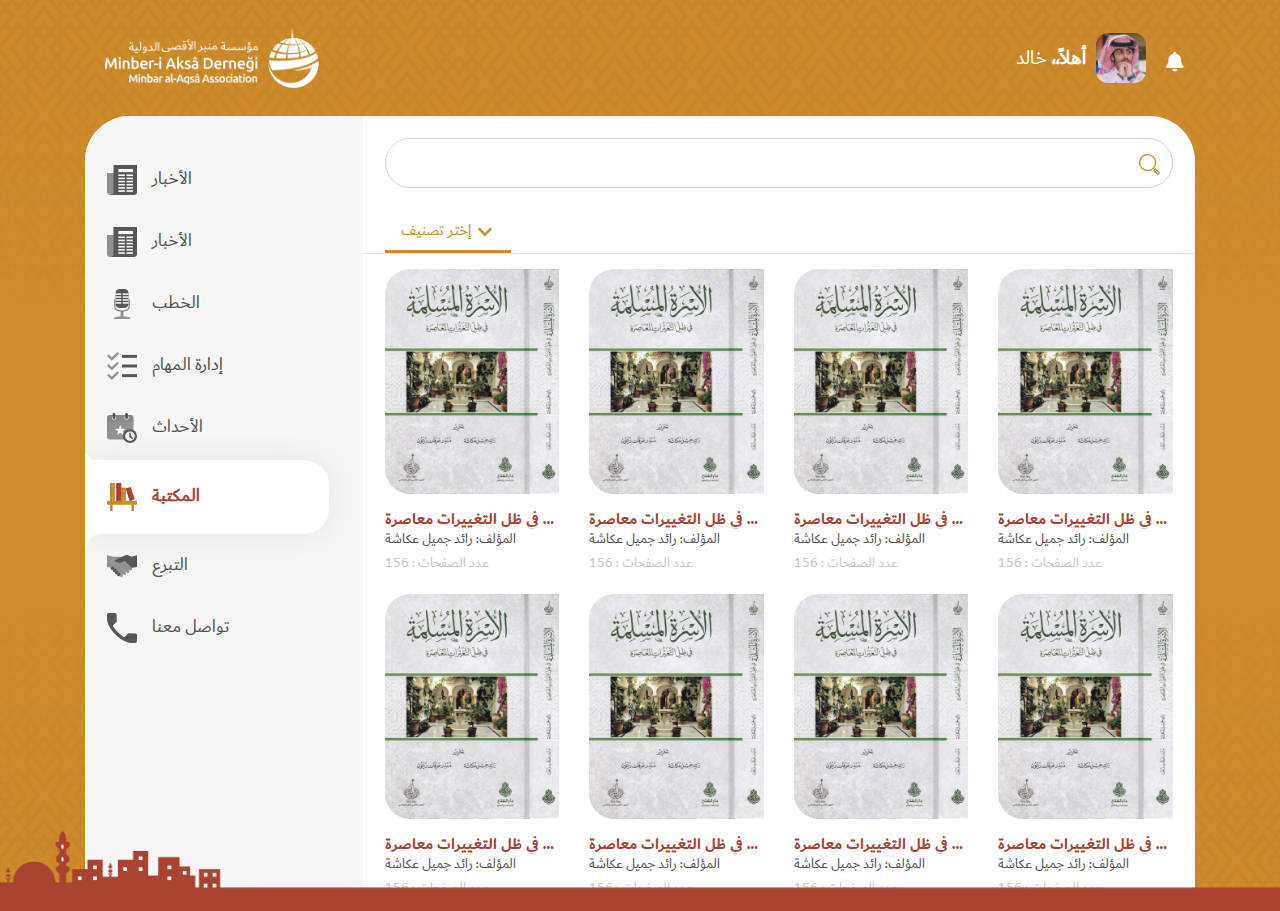
<file: books.html>
<!doctype html>

<html lang="en">

<head>
    <meta charset="utf-8">
    <meta name="viewport" content="width=device-width, initial-scale=1, shrink-to-fit=no">

    <title>The Title</title>
    <!-- Required meta tags -->
    <meta name="description" content="">
    <meta name="author" content="">
    <meta name="keywords" content="">
    <meta name="copyright" content="" />

    <link rel="stylesheet" href="css/bootstrap.min.css">
    <link rel="stylesheet" href="plugins/font-awesome/css/all.min.css">
    <link rel="stylesheet" href="plugins/animate/animate.css">
    <link rel="stylesheet" href="plugins/simplebar-master/simplebar.css">
    <link rel="stylesheet" href="css/styles.css?v=1.0">
    <link rel="stylesheet" href="css/styles-ltr.css?v=1.0">

</head>

<body>
    <!-- Side Menu -->
    <aside class="side-menu">
        <header class="side-menu-header">
            <a href="" title=""><img src="images/logo.png" class="img-fluid" alt="" title="" /></a>
        </header>
        <div class="menu-title">
            القائمة الرئيسية
        </div>
        <div class="dropdown">
            <a class="dropdown-toggle" href="#" id="navbarDropdown2" role="button" data-toggle="dropdown"
               aria-haspopup="true" aria-expanded="false">

                <picture>
                    <img src="images/user.png" alt="اسم المستخدم" />
                </picture>

                <span>
                        <b>أهلاً،،</b> <span>خالد</span>
                    </span>
            </a>
            <div class="dropdown-menu dropdown-menu-left animate slideIn" aria-labelledby="navbarDropdown2">
                <a class="dropdown-item" href="#"><i class="fa fa-user fa-fw"></i> حسابي</a>
                <a class="dropdown-item" href="#"><i class="fa fa-microphone fa-fw"></i> الخطب</a>
                <div class="dropdown-divider"></div>
                <a class="dropdown-item" href="#"><i class="fa fa-lock fa-fw"></i> تسجيل خروج</a>
            </div>
        </div>

        <div class="scroll-menu">
            <nav>
                <ul>
                    <li class="">
                        <a href="#"><i class="fa fa-bell fa-fw"></i></a>
                    </li>
                </ul>
            </nav>
        </div>

        <div class="social-menu">
            <a href="" target="_blank"><i class="fab fa-facebook-f fa-fw"></i></a>
            <a href="" target="_blank"><i class="fab fa-instagram fa-fw"></i></a>
            <a href="" target="_blank"><i class="fab fa-twitter fa-fw"></i></a>
        </div>
    </aside>

    <div class="side-overlay"></div>

    <!-- main header -->
    <header class="main-header">
        <nav class="navbar navbar-expand-lg navbar-light bg-transparent">
            <div class="container">
                <a class="navbar-brand" href="#">
                    <img src="images/logo.png" alt="" title="" />
                </a>
                <button class="navbar-toggler" type="button" id="OpenMenu">
                    <span class="navbar-toggler-icon"></span>
                </button>

                <div class="collapse navbar-collapse" id="navbarSupportedContent">
                    <ul class="navbar-nav ml-auto">
                        <li class="nav-item dropdown">
                            <a class="nav-link dropdown-toggle" href="#" id="navbarDropdown" role="button" data-toggle="dropdown"
                               aria-haspopup="true" aria-expanded="false">
                                    <span>
                                        <b>أهلاً،،</b> <span>خالد</span>
                                    </span>
                                <picture>
                                    <img src="images/user.png" alt="اسم المستخدم" />
                                </picture>
                            </a>
                            <div class="dropdown-menu dropdown-menu-left animate slideIn" aria-labelledby="navbarDropdown">
                                <a class="dropdown-item" href="#"><i class="fa fa-user fa-fw"></i> حسابي</a>
                                <a class="dropdown-item" href="#"><i class="fa fa-microphone fa-fw"></i> الخطب</a>
                                <div class="dropdown-divider"></div>
                                <a class="dropdown-item" href="#"><i class="fa fa-lock fa-fw"></i> تسجيل خروج</a>
                            </div>
                        </li>
                        <li class="nav-item">
                            <a class="nav-link" href="#"><i class="fa fa-bell fa-fw"></i></a>
                        </li>
                    </ul>
                </div>
            </div>
        </nav>
    </header>
    <!-- main header -->

    <div class="container">
        <main class="main-layout">
            <div class="menu-overlay"></div>
            <div class="row no-gutters">
                <div class="col-lg-3">
                    <aside class="main-menu">
                        <ul class="list-unstyled">
                            <li>
                                <a href=""><picture><img src="images/icons/news.svg" alt="" /></picture> الأخبار</a>
                            </li>
                            <li>
                                <a href="" ><picture><img src="images/icons/news.svg" alt="" /></picture> الأخبار</a>
                            </li>
                            <li>
                                <a href="" ><picture><img src="images/icons/mic.svg" alt="" /></picture> الخطب</a>
                            </li>
                            <li>
                                <a href="" ><picture><img src="images/icons/tasks.svg" alt="" /> </picture>إدارة المهام</a>
                            </li>
                            <li>
                                <a href="" ><picture><img src="images/icons/calendar.svg" alt="" /></picture> الأحداث</a>
                            </li>
                            <li>
                                <a href="" class="active"><picture><img src="images/icons/book.svg" alt="" /></picture> المكتبة</a>
                            </li>
                            <li>
                                <a href="" ><picture><img src="images/icons/donate.svg" alt="" /></picture> التبرع</a>
                            </li>
                            <li>
                                <a href="" ><picture><img src="images/icons/phone.svg" alt="" /></picture> تواصل معنا</a>
                            </li>
                        </ul>
                    </aside>
                </div>
                <div class="col-lg-9">
                    <form class="top-search d-flex align-items-center">
                        <a href="javascript:;" class="main-menu-btn"><i class="fa fa-align-right fa-fw"></i></a>
                        <div class="form-group mb-0" style="flex: 1">
                            <label for="searchInput" class="d-none">بحث</label>
                            <input type="search" name="" class="form-control" id="searchInput" />
                            <button type="submit" class="btn">
                                <img src="images/icons/search.svg" alt="" />
                            </button>
                        </div>
                    </form>
                    <div class="the-content">

                        <nav class="tab-nav">
                            <div class="nav " id="nav-tab" role="tablist">
                                <div class="dropdown">
                                    <a class="nav-item nav-link active dropdown-toggle" href="#" id="nav-home-tab" data-toggle="dropdown" aria-haspopup="true" aria-expanded="false">إختر تصنيف
                                    <i class="fa fa-chevron-down fa-fw"></i></a>
                                    <div class="dropdown-menu dropdown-menu-right animate slideIn" aria-labelledby="dropdownMenuButton">
                                        <a class="dropdown-item" href="javascript:;">التصنيف الأول</a>
                                        <a class="dropdown-item" href="javascript:;">التصنيف الثاني</a>
                                        <a class="dropdown-item" href="javascript:;">التصنيف الثالث</a>
                                    </div>
                                </div>
                            </div>
                        </nav>
                        <div class="tab-content" id="nav-tabContent">
                            <div class="tab-pane fade show active" id="nav-home" role="tabpanel" aria-labelledby="nav-home-tab">
                                <div class="books-wrapper" data-simplebar>
                                    <div class="row">
                                        <div class="col-xl-3 col-lg-4 col-sm-6">
                                            <article class="book-item">
                                                <a href="">
                                                    <figure>
                                                        <img src="images/book.png" alt="" title="" />
                                                    </figure>
                                                    <h4>الأسرة المسلمة في ظل التغييرات معاصرة</h4>
                                                    <p>المؤلف: رائد جميل عكاشة</p>
                                                    <span>عدد الصفحات : 156</span>
                                                </a>
                                            </article>
                                        </div>
                                        <div class="col-xl-3 col-lg-4 col-sm-6">
                                            <article class="book-item">
                                                <a href="">
                                                    <figure>
                                                        <img src="images/book.png" alt="" title="" />
                                                    </figure>
                                                    <h4>الأسرة المسلمة في ظل التغييرات معاصرة</h4>
                                                    <p>المؤلف: رائد جميل عكاشة</p>
                                                    <span>عدد الصفحات : 156</span>
                                                </a>
                                            </article>
                                        </div>
                                        <div class="col-xl-3 col-lg-4 col-sm-6">
                                            <article class="book-item">
                                                <a href="">
                                                    <figure>
                                                        <img src="images/book.png" alt="" title="" />
                                                    </figure>
                                                    <h4>الأسرة المسلمة في ظل التغييرات معاصرة</h4>
                                                    <p>المؤلف: رائد جميل عكاشة</p>
                                                    <span>عدد الصفحات : 156</span>
                                                </a>
                                            </article>
                                        </div>
                                        <div class="col-xl-3 col-lg-4 col-sm-6">
                                            <article class="book-item">
                                                <a href="">
                                                    <figure>
                                                        <img src="images/book.png" alt="" title="" />
                                                    </figure>
                                                    <h4>الأسرة المسلمة في ظل التغييرات معاصرة</h4>
                                                    <p>المؤلف: رائد جميل عكاشة</p>
                                                    <span>عدد الصفحات : 156</span>
                                                </a>
                                            </article>
                                        </div>
                                        <div class="col-xl-3 col-lg-4 col-sm-6">
                                            <article class="book-item">
                                                <a href="">
                                                    <figure>
                                                        <img src="images/book.png" alt="" title="" />
                                                    </figure>
                                                    <h4>الأسرة المسلمة في ظل التغييرات معاصرة</h4>
                                                    <p>المؤلف: رائد جميل عكاشة</p>
                                                    <span>عدد الصفحات : 156</span>
                                                </a>
                                            </article>
                                        </div>
                                        <div class="col-xl-3 col-lg-4 col-sm-6">
                                            <article class="book-item">
                                                <a href="">
                                                    <figure>
                                                        <img src="images/book.png" alt="" title="" />
                                                    </figure>
                                                    <h4>الأسرة المسلمة في ظل التغييرات معاصرة</h4>
                                                    <p>المؤلف: رائد جميل عكاشة</p>
                                                    <span>عدد الصفحات : 156</span>
                                                </a>
                                            </article>
                                        </div>
                                        <div class="col-xl-3 col-lg-4 col-sm-6">
                                            <article class="book-item">
                                                <a href="">
                                                    <figure>
                                                        <img src="images/book.png" alt="" title="" />
                                                    </figure>
                                                    <h4>الأسرة المسلمة في ظل التغييرات معاصرة</h4>
                                                    <p>المؤلف: رائد جميل عكاشة</p>
                                                    <span>عدد الصفحات : 156</span>
                                                </a>
                                            </article>
                                        </div>
                                        <div class="col-xl-3 col-lg-4 col-sm-6">
                                            <article class="book-item">
                                                <a href="">
                                                    <figure>
                                                        <img src="images/book.png" alt="" title="" />
                                                    </figure>
                                                    <h4>الأسرة المسلمة في ظل التغييرات معاصرة</h4>
                                                    <p>المؤلف: رائد جميل عكاشة</p>
                                                    <span>عدد الصفحات : 156</span>
                                                </a>
                                            </article>
                                        </div>
                                        <div class="col-xl-3 col-lg-4 col-sm-6">
                                            <article class="book-item">
                                                <a href="">
                                                    <figure>
                                                        <img src="images/book.png" alt="" title="" />
                                                    </figure>
                                                    <h4>الأسرة المسلمة في ظل التغييرات معاصرة</h4>
                                                    <p>المؤلف: رائد جميل عكاشة</p>
                                                    <span>عدد الصفحات : 156</span>
                                                </a>
                                            </article>
                                        </div>
                                    </div>
                                </div>
                            </div>
                        </div>
                    </div>
                </div>
            </div>
        </main>
    </div>

    <div class="footer-bg"></div>

    <!-- Optional JavaScript -->
    <!-- jQuery first, then Popper.js, then Bootstrap JS -->
    <script src="js/jquery.min.js"></script>
    <script src="js/popper.min.js"></script>
    <script src="js/bootstrap.min.js"></script>
    <script src="plugins/animate/wow.min.js"></script>
    <script src="plugins/simplebar-master/simplebar.js"></script>
    <script src="js/scripts.js"></script>
</body>

</html>
</file>
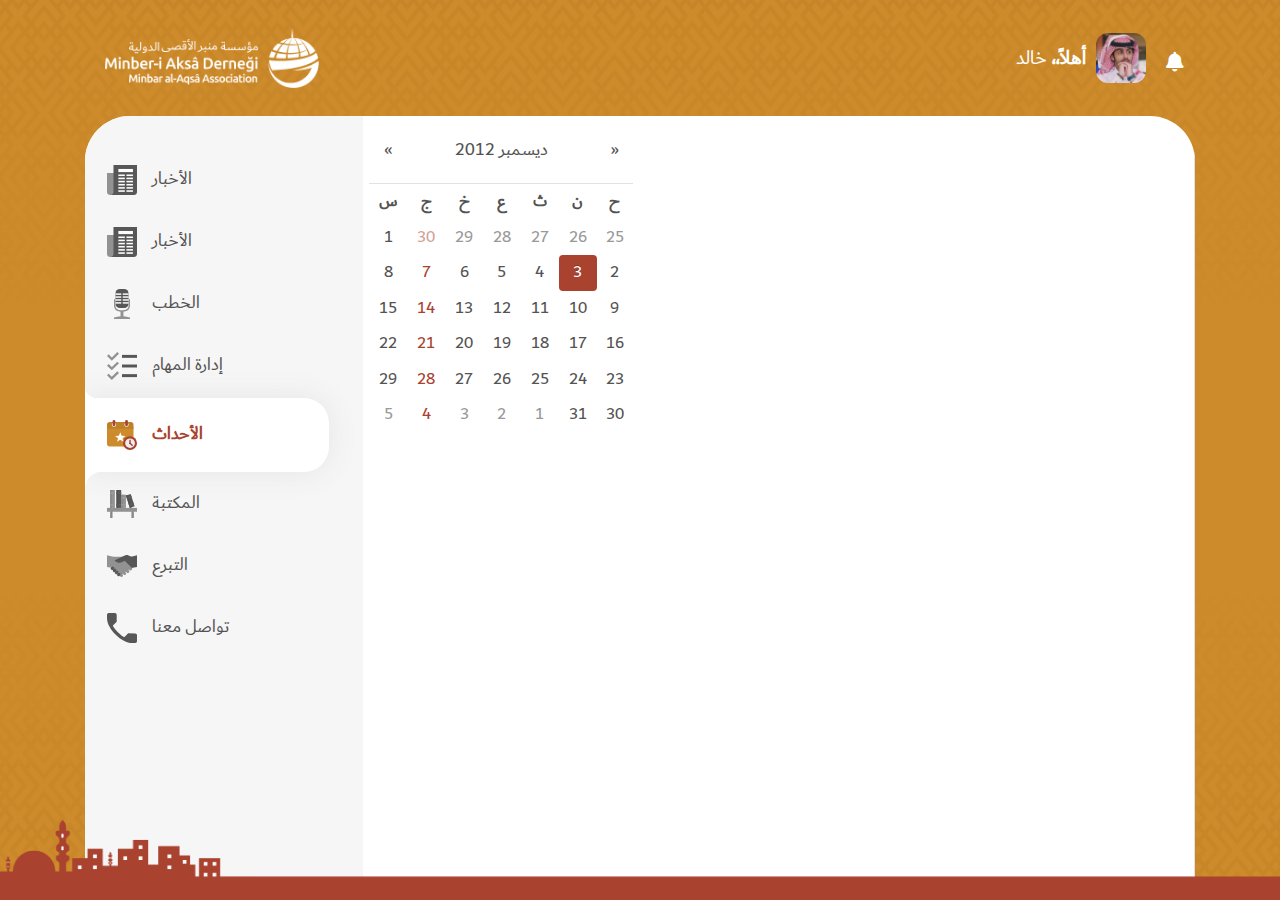
<file: calendar.html>
<!doctype html>

<html lang="en">

<head>
    <meta charset="utf-8">
    <meta name="viewport" content="width=device-width, initial-scale=1, shrink-to-fit=no">

    <title>The Title</title>
    <!-- Required meta tags -->
    <meta name="description" content="">
    <meta name="author" content="">
    <meta name="keywords" content="">
    <meta name="copyright" content="" />

    <link rel="stylesheet" href="css/bootstrap.min.css">
    <link rel="stylesheet" href="plugins/font-awesome/css/all.min.css">
    <link rel="stylesheet" href="plugins/animate/animate.css">
    <link rel="stylesheet" href="plugins/simplebar-master/simplebar.css">
    <link rel="stylesheet" href="plugins/bootstrap-datepicker-master/dist/css/bootstrap-datepicker.min.css">
    <link rel="stylesheet" href="css/styles.css?v=1.0">
    <link rel="stylesheet" href="css/styles-ltr.css?v=1.0">

</head>

<body>
    <!-- Side Menu -->
    <aside class="side-menu">
        <header class="side-menu-header">
            <a href="" title=""><img src="images/logo.png" class="img-fluid" alt="" title="" /></a>
        </header>
        <div class="menu-title">
            القائمة الرئيسية
        </div>
        <div class="dropdown">
            <a class="dropdown-toggle" href="#" id="navbarDropdown2" role="button" data-toggle="dropdown"
               aria-haspopup="true" aria-expanded="false">

                <picture>
                    <img src="images/user.png" alt="اسم المستخدم" />
                </picture>

                <span>
                    <b>أهلاً،،</b> <span>خالد</span>
                </span>
            </a>
            <div class="dropdown-menu dropdown-menu-left animate slideIn" aria-labelledby="navbarDropdown2">
                <a class="dropdown-item" href="#"><i class="fa fa-user fa-fw"></i> حسابي</a>
                <a class="dropdown-item" href="#"><i class="fa fa-microphone fa-fw"></i> الخطب</a>
                <div class="dropdown-divider"></div>
                <a class="dropdown-item" href="#"><i class="fa fa-lock fa-fw"></i> تسجيل خروج</a>
            </div>
        </div>

        <div class="scroll-menu">
            <nav>
                <ul>
                    <li class="">
                        <a href="#"><i class="fa fa-bell fa-fw"></i></a>
                    </li>
                </ul>
            </nav>
        </div>

        <div class="social-menu">
            <a href="" target="_blank"><i class="fab fa-facebook-f fa-fw"></i></a>
            <a href="" target="_blank"><i class="fab fa-instagram fa-fw"></i></a>
            <a href="" target="_blank"><i class="fab fa-twitter fa-fw"></i></a>
        </div>
    </aside>

    <div class="side-overlay"></div>

    <!-- main header -->
    <header class="main-header">
        <nav class="navbar navbar-expand-lg navbar-light bg-transparent">
            <div class="container">
                <a class="navbar-brand" href="#">
                    <img src="images/logo.png" alt="" title="" />
                </a>
                <button class="navbar-toggler" type="button" id="OpenMenu">
                    <span class="navbar-toggler-icon"></span>
                </button>
                
                <div class="collapse navbar-collapse" id="navbarSupportedContent">
                    <ul class="navbar-nav ml-auto">
                        <li class="nav-item dropdown">
                            <a class="nav-link dropdown-toggle" href="#" id="navbarDropdown" role="button" data-toggle="dropdown"
                                aria-haspopup="true" aria-expanded="false">
                                <span>
                                    <b>أهلاً،،</b> <span>خالد</span>
                                </span>
                                <picture>
                                    <img src="images/user.png" alt="اسم المستخدم" />
                                </picture>
                            </a>
                            <div class="dropdown-menu dropdown-menu-left animate slideIn" aria-labelledby="navbarDropdown">
                                <a class="dropdown-item" href="#"><i class="fa fa-user fa-fw"></i> حسابي</a>
                                <a class="dropdown-item" href="#"><i class="fa fa-microphone fa-fw"></i> الخطب</a>
                            <div class="dropdown-divider"></div>
                                <a class="dropdown-item" href="#"><i class="fa fa-lock fa-fw"></i> تسجيل خروج</a>
                            </div>
                        </li>
                        <li class="nav-item">
                            <a class="nav-link" href="#"><i class="fa fa-bell fa-fw"></i></a>
                        </li>
                    </ul>
                </div>
            </div>
        </nav>
    </header>
    <!-- main header -->

    <div class="container">
        <main class="main-layout">
            <div class="menu-overlay"></div>
            <div class="row no-gutters">
                <div class="col-lg-3">
                    <aside class="main-menu">
                        <ul class="list-unstyled">
                            <li>
                                <a href=""><picture><img src="images/icons/news.svg" alt="" /></picture> الأخبار</a>
                            </li>
                            <li>
                                <a href="" ><picture><img src="images/icons/news.svg" alt="" /></picture> الأخبار</a>
                            </li>
                            <li>
                                <a href="" ><picture><img src="images/icons/mic.svg" alt="" /></picture> الخطب</a>
                            </li>
                            <li>
                                <a href=""><picture><img src="images/icons/tasks.svg" alt="" /> </picture>إدارة المهام</a>
                            </li>
                            <li>
                                <a href="" class="active"><picture><img src="images/icons/calendar.svg" alt="" /></picture> الأحداث</a>
                            </li>
                            <li>
                                <a href="" ><picture><img src="images/icons/book.svg" alt="" /></picture> المكتبة</a>
                            </li>
                            <li>
                                <a href="" ><picture><img src="images/icons/donate.svg" alt="" /></picture> التبرع</a>
                            </li>
                            <li>
                                <a href="" ><picture><img src="images/icons/phone.svg" alt="" /></picture> تواصل معنا</a>
                            </li>
                        </ul>
                    </aside>
                </div>
                <div class="col-lg-9">
                    <a href="javascript:;" class="main-menu-btn menu-togle"><i class="fa fa-align-right fa-fw"></i></a>
                    <div class="the-content">
                        <div class="calendar-page">
                            <div class="row no-gutters">
                                <div class="col-lg-4">
                                    <div class="inline-calendar-wrap">
                                        <div id="datepicker" data-date="12/03/2012"></div>
                                        <input type="hidden" id="my_hidden_input">
<!--                                        <div id="demo"></div>-->
                                    </div>
                                </div>
                                <div class="col-lg-8">
                                    <div class="calendar-list" data-simplebar>
                                        <!--<article class="calendar-item">
                                            <h4>ملتقى "منبر الأقصى للخطباء والدعاة"  الثاني</h4>
                                            <p>
                                                فعاليات ملتقى "منبر الأقصى للخطباء والدعاة" الذي تنظمه لجان القدس في الاتحاد العالمي لعلماء المسلمين وهيئة
                                            </p>
                                            <span>1/3/2020</span>
                                        </article>
                                        <article class="calendar-item">
                                            <h4>ملتقى "منبر الأقصى للخطباء والدعاة"  الثاني</h4>
                                            <p>
                                                فعاليات ملتقى "منبر الأقصى للخطباء والدعاة" الذي تنظمه لجان القدس في الاتحاد العالمي لعلماء المسلمين وهيئة
                                            </p>
                                            <span>1/3/2020</span>
                                        </article>
                                        <article class="calendar-item">
                                            <h4>ملتقى "منبر الأقصى للخطباء والدعاة"  الثاني</h4>
                                            <p>
                                                فعاليات ملتقى "منبر الأقصى للخطباء والدعاة" الذي تنظمه لجان القدس في الاتحاد العالمي لعلماء المسلمين وهيئة
                                            </p>
                                            <span>1/3/2020</span>
                                        </article>-->
                                    </div>
                                </div>
                            </div>
                        </div>
                    </div>
                </div>
            </div>
        </main>
    </div>

    <div class="footer-bg"></div>

    <!-- Optional JavaScript -->
    <!-- jQuery first, then Popper.js, then Bootstrap JS -->
    <script src="js/jquery.min.js"></script>
    <script src="js/popper.min.js"></script>
    <script src="js/bootstrap.min.js"></script>
    <script src="plugins/animate/wow.min.js"></script>
    <script src="plugins/simplebar-master/simplebar.js"></script>
    <script src="plugins/bootstrap-datepicker-master/dist/js/bootstrap-datepicker.min.js"></script>
    <script src="plugins/bootstrap-datepicker-master/dist/locales/bootstrap-datepicker.ar.min.js"></script>
    <script src="js/scripts.js"></script>
</body>

</html>
</file>
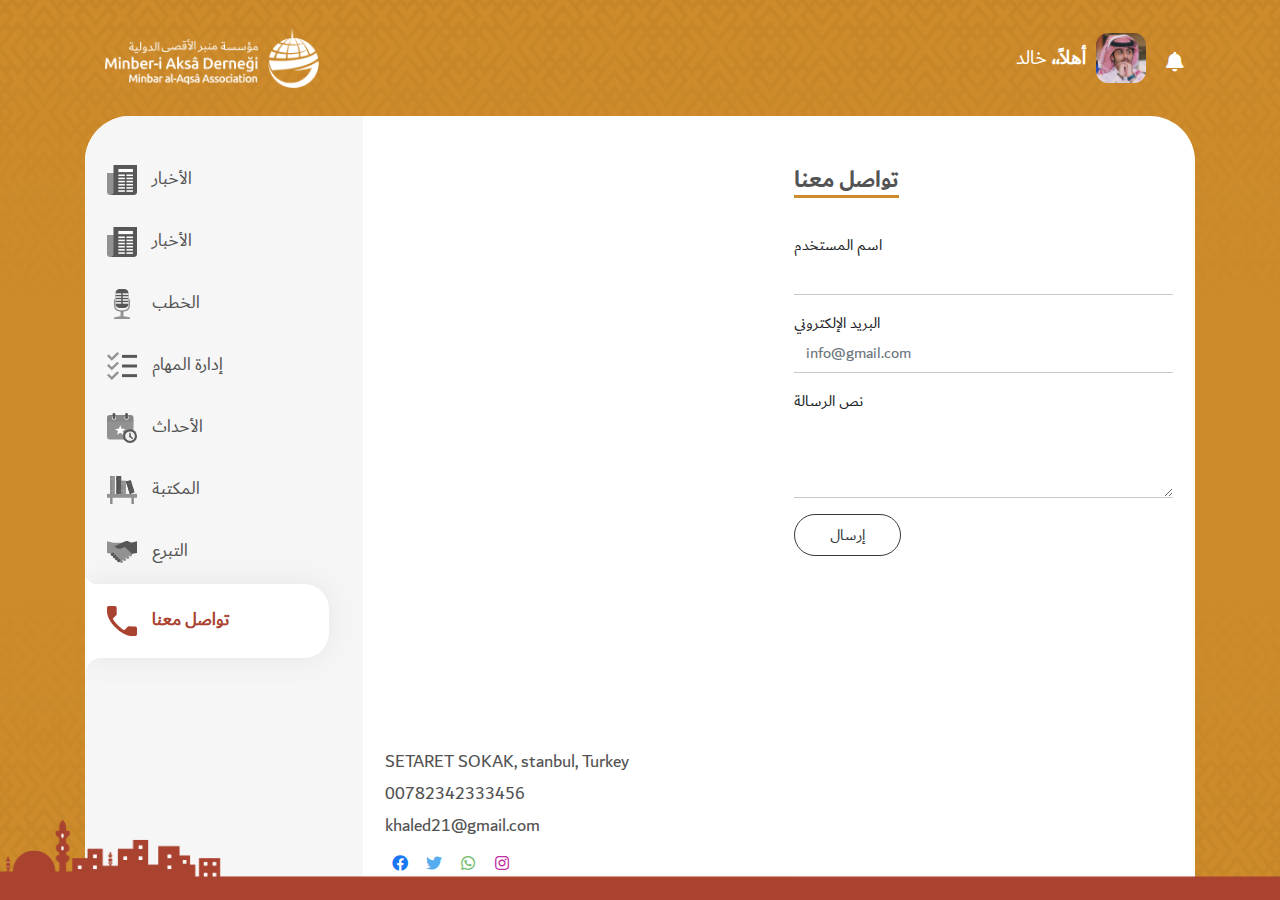
<file: contact.html>
<!doctype html>

<html lang="en">

<head>
    <meta charset="utf-8">
    <meta name="viewport" content="width=device-width, initial-scale=1, shrink-to-fit=no">

    <title>The Title</title>
    <!-- Required meta tags -->
    <meta name="description" content="">
    <meta name="author" content="">
    <meta name="keywords" content="">
    <meta name="copyright" content=""/>

    <link rel="stylesheet" href="css/bootstrap.min.css">
    <link rel="stylesheet" href="plugins/font-awesome/css/all.min.css">
    <link rel="stylesheet" href="plugins/animate/animate.css">
    <link rel="stylesheet" href="plugins/simplebar-master/simplebar.css">
    <link rel="stylesheet" href="css/styles.css?v=1.0">
    <link rel="stylesheet" href="css/styles-ltr.css?v=1.0">

</head>

<body>
<!-- Side Menu -->
<aside class="side-menu">
    <header class="side-menu-header">
        <a href="" title=""><img src="images/logo.png" class="img-fluid" alt="" title=""/></a>
    </header>
    <div class="menu-title">
        القائمة الرئيسية
    </div>
    <div class="dropdown">
        <a class="dropdown-toggle" href="#" id="navbarDropdown2" role="button" data-toggle="dropdown"
           aria-haspopup="true" aria-expanded="false">

            <picture>
                <img src="images/user.png" alt="اسم المستخدم"/>
            </picture>

            <span>
                        <b>أهلاً،،</b> <span>خالد</span>
                    </span>
        </a>
        <div class="dropdown-menu dropdown-menu-left animate slideIn" aria-labelledby="navbarDropdown2">
            <a class="dropdown-item" href="#"><i class="fa fa-user fa-fw"></i> حسابي</a>
            <a class="dropdown-item" href="#"><i class="fa fa-microphone fa-fw"></i> الخطب</a>
            <div class="dropdown-divider"></div>
            <a class="dropdown-item" href="#"><i class="fa fa-lock fa-fw"></i> تسجيل خروج</a>
        </div>
    </div>

    <div class="scroll-menu">
        <nav>
            <ul>
                <li class="">
                    <a href="#"><i class="fa fa-bell fa-fw"></i></a>
                </li>
            </ul>
        </nav>
    </div>

    <div class="social-menu">
        <a href="" target="_blank"><i class="fab fa-facebook-f fa-fw"></i></a>
        <a href="" target="_blank"><i class="fab fa-instagram fa-fw"></i></a>
        <a href="" target="_blank"><i class="fab fa-twitter fa-fw"></i></a>
    </div>
</aside>

<div class="side-overlay"></div>

<!-- main header -->
<header class="main-header">
    <nav class="navbar navbar-expand-lg navbar-light bg-transparent">
        <div class="container">
            <a class="navbar-brand" href="#">
                <img src="images/logo.png" alt="" title=""/>
            </a>
            <button class="navbar-toggler" type="button" id="OpenMenu">
                <span class="navbar-toggler-icon"></span>
            </button>

            <div class="collapse navbar-collapse" id="navbarSupportedContent">
                <ul class="navbar-nav ml-auto">
                    <li class="nav-item dropdown">
                        <a class="nav-link dropdown-toggle" href="#" id="navbarDropdown" role="button"
                           data-toggle="dropdown"
                           aria-haspopup="true" aria-expanded="false">
                                    <span>
                                        <b>أهلاً،،</b> <span>خالد</span>
                                    </span>
                            <picture>
                                <img src="images/user.png" alt="اسم المستخدم"/>
                            </picture>
                        </a>
                        <div class="dropdown-menu dropdown-menu-left animate slideIn" aria-labelledby="navbarDropdown">
                            <a class="dropdown-item" href="#"><i class="fa fa-user fa-fw"></i> حسابي</a>
                            <a class="dropdown-item" href="#"><i class="fa fa-microphone fa-fw"></i> الخطب</a>
                            <div class="dropdown-divider"></div>
                            <a class="dropdown-item" href="#"><i class="fa fa-lock fa-fw"></i> تسجيل خروج</a>
                        </div>
                    </li>
                    <li class="nav-item">
                        <a class="nav-link" href="#"><i class="fa fa-bell fa-fw"></i></a>
                    </li>
                </ul>
            </div>
        </div>
    </nav>
</header>
<!-- main header -->

<div class="container">
    <main class="main-layout">
        <div class="menu-overlay"></div>
        <div class="row no-gutters">
            <div class="col-lg-3">
                <aside class="main-menu">
                    <ul class="list-unstyled">
                        <li>
                            <a href="">
                                <picture><img src="images/icons/news.svg" alt=""/></picture>
                                الأخبار</a>
                        </li>
                        <li>
                            <a href="">
                                <picture><img src="images/icons/news.svg" alt=""/></picture>
                                الأخبار</a>
                        </li>
                        <li>
                            <a href="">
                                <picture><img src="images/icons/mic.svg" alt=""/></picture>
                                الخطب</a>
                        </li>
                        <li>
                            <a href="">
                                <picture><img src="images/icons/tasks.svg" alt=""/></picture>
                                إدارة المهام</a>
                        </li>
                        <li>
                            <a href="">
                                <picture><img src="images/icons/calendar.svg" alt=""/></picture>
                                الأحداث</a>
                        </li>
                        <li>
                            <a href="">
                                <picture><img src="images/icons/book.svg" alt=""/></picture>
                                المكتبة</a>
                        </li>
                        <li>
                            <a href="">
                                <picture><img src="images/icons/donate.svg" alt=""/></picture>
                                التبرع</a>
                        </li>
                        <li>
                            <a href="" class="active">
                                <picture><img src="images/icons/phone.svg" alt=""/></picture>
                                تواصل معنا</a>
                        </li>
                    </ul>
                </aside>
            </div>
            <div class="col-lg-9">
                <a href="javascript:;" class="main-menu-btn menu-togle"><i class="fa fa-align-right fa-fw"></i></a>
                <div class="the-content">
                    <div class="contact-wrap" data-simplebar>
                        <div class="row">
                            <div class="col-lg-6">
                                <div class="map-wrap">
                                    <div style="width: 100%" class="map">
                                        <iframe width="100%" height="600"
                                                src="https://maps.google.com/maps?width=100%&amp;height=600&amp;hl=en&amp;q=1%20Grafton%20Street%2C%20Dublin%2C%20Ireland+(Minbar%20Al-Aqsa)&amp;ie=UTF8&amp;t=&amp;z=14&amp;iwloc=B&amp;output=embed"
                                                frameborder="0" scrolling="no" marginheight="0" marginwidth="0"><a
                                                href="https://www.maps.ie/coordinates.html">find my location</a></iframe>
                                    </div>
                                    <p>
                                        SETARET SOKAK, stanbul, Turkey
                                    </p>
                                    <p>
                                        00782342333456
                                    </p>
                                    <p>khaled21@gmail.com</p>
                                    <div class="social-icons">
                                        <a href="" class="facebook"><i class="fab fa-facebook fa-fw"></i></a>
                                        <a href="" class="twitter"><i class="fab fa-twitter fa-fw"></i></a>
                                        <a href="" class="whatsapp"><i class="fab fa-whatsapp fa-fw"></i></a>
                                        <a href="" class="insta"><i class="fab fa-instagram fa-fw"></i></a>
                                    </div>
                                </div>
                            </div>
                            <div class="col-lg-6">
                                <form class="contact-form">
                                    <h4>تواصل  معنا</h4>
                                    <div class="form-group">
                                        <label>اسم المستخدم</label>
                                        <input type="text" name="" class="form-control" placeholder="" />
                                    </div>
                                    <div class="form-group">
                                        <label>البريد الإلكتروني</label>
                                        <input type="email" name="" class="form-control" placeholder="info@gmail.com" />
                                    </div>
                                    <div class="form-group">
                                        <label>نص الرسالة</label>
                                        <textarea id="detialsText" class="form-control" name="" placeholder="" rows="3"></textarea>
                                    </div>
                                    <div class="form-group text-left">
                                        <button type="submit" name="" class="btn btn-outline-dark">إرسال</button>
                                    </div>
                                </form>
                            </div>
                        </div>
                    </div>

                </div>
            </div>
        </div>
    </main>
</div>

<div class="footer-bg"></div>

<!-- Optional JavaScript -->
<!-- jQuery first, then Popper.js, then Bootstrap JS -->
<script src="js/jquery.min.js"></script>
<script src="js/popper.min.js"></script>
<script src="js/bootstrap.min.js"></script>
<script src="plugins/animate/wow.min.js"></script>
<script src="plugins/simplebar-master/simplebar.js"></script>
<script src="js/scripts.js"></script>
</body>

</html>
</file>
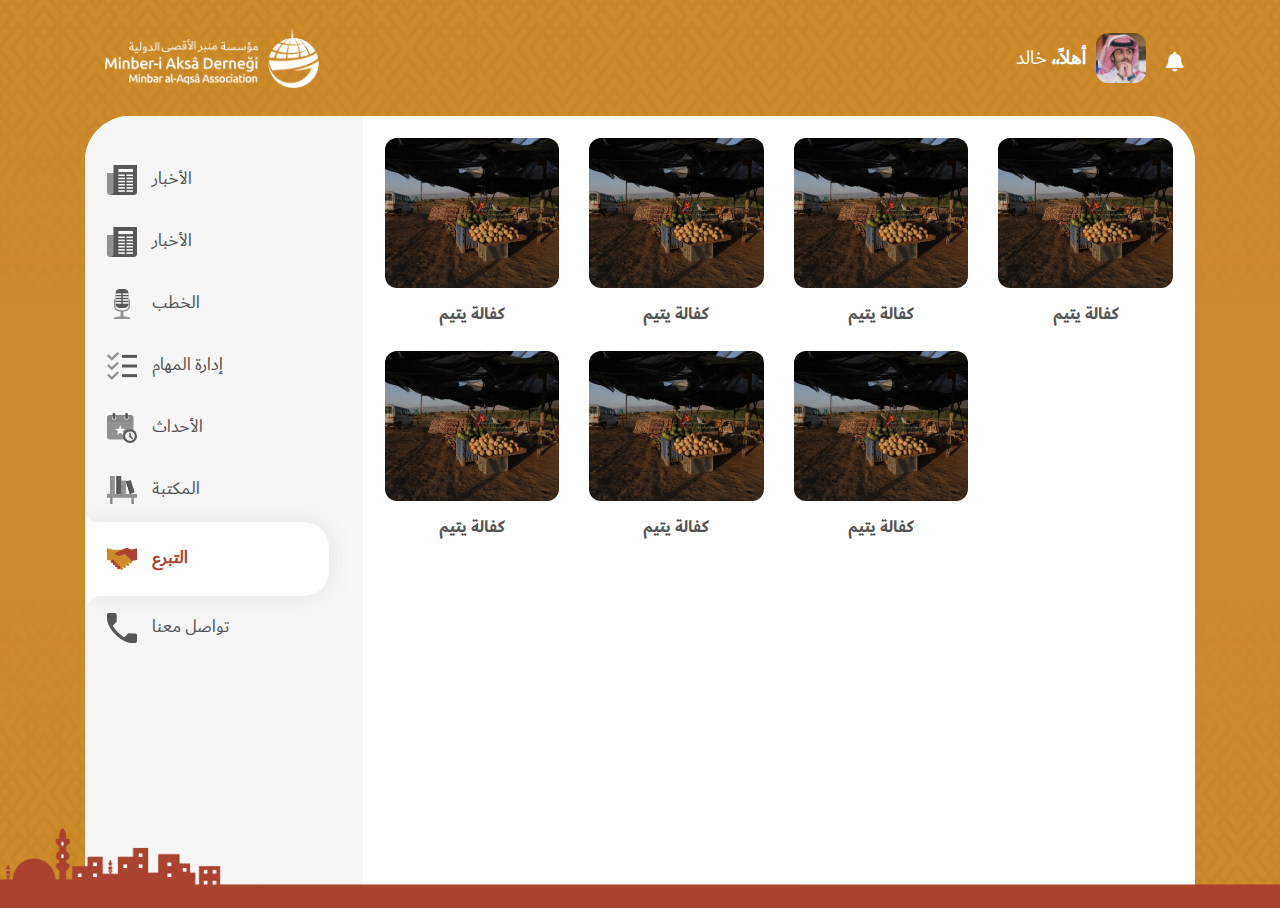
<file: donation.html>
<!doctype html>

<html lang="en">

<head>
    <meta charset="utf-8">
    <meta name="viewport" content="width=device-width, initial-scale=1, shrink-to-fit=no">

    <title>The Title</title>
    <!-- Required meta tags -->
    <meta name="description" content="">
    <meta name="author" content="">
    <meta name="keywords" content="">
    <meta name="copyright" content="" />

    <link rel="stylesheet" href="css/bootstrap.min.css">
    <link rel="stylesheet" href="plugins/font-awesome/css/all.min.css">
    <link rel="stylesheet" href="plugins/animate/animate.css">
    <link rel="stylesheet" href="plugins/simplebar-master/simplebar.css">
    <link rel="stylesheet" href="css/styles.css?v=1.0">
    <link rel="stylesheet" href="css/styles-ltr.css?v=1.0">

</head>

<body>
    <!-- Side Menu -->
    <aside class="side-menu">
        <header class="side-menu-header">
            <a href="" title=""><img src="images/logo.png" class="img-fluid" alt="" title="" /></a>
        </header>
        <div class="menu-title">
            القائمة الرئيسية
        </div>
        <div class="dropdown">
            <a class="dropdown-toggle" href="#" id="navbarDropdown2" role="button" data-toggle="dropdown"
               aria-haspopup="true" aria-expanded="false">

                <picture>
                    <img src="images/user.png" alt="اسم المستخدم" />
                </picture>

                <span>
                        <b>أهلاً،،</b> <span>خالد</span>
                    </span>
            </a>
            <div class="dropdown-menu dropdown-menu-left animate slideIn" aria-labelledby="navbarDropdown2">
                <a class="dropdown-item" href="#"><i class="fa fa-user fa-fw"></i> حسابي</a>
                <a class="dropdown-item" href="#"><i class="fa fa-microphone fa-fw"></i> الخطب</a>
                <div class="dropdown-divider"></div>
                <a class="dropdown-item" href="#"><i class="fa fa-lock fa-fw"></i> تسجيل خروج</a>
            </div>
        </div>

        <div class="scroll-menu">
            <nav>
                <ul>
                    <li class="">
                        <a href="#"><i class="fa fa-bell fa-fw"></i></a>
                    </li>
                </ul>
            </nav>
        </div>

        <div class="social-menu">
            <a href="" target="_blank"><i class="fab fa-facebook-f fa-fw"></i></a>
            <a href="" target="_blank"><i class="fab fa-instagram fa-fw"></i></a>
            <a href="" target="_blank"><i class="fab fa-twitter fa-fw"></i></a>
        </div>
    </aside>

    <div class="side-overlay"></div>

    <!-- main header -->
    <header class="main-header">
        <nav class="navbar navbar-expand-lg navbar-light bg-transparent">
            <div class="container">
                <a class="navbar-brand" href="#">
                    <img src="images/logo.png" alt="" title="" />
                </a>
                <button class="navbar-toggler" type="button" id="OpenMenu">
                    <span class="navbar-toggler-icon"></span>
                </button>

                <div class="collapse navbar-collapse" id="navbarSupportedContent">
                    <ul class="navbar-nav mr-auto">
                        <li class="nav-item dropdown">
                            <a class="nav-link dropdown-toggle" href="#" id="navbarDropdown" role="button" data-toggle="dropdown"
                               aria-haspopup="true" aria-expanded="false">
                                    <span>
                                        <b>أهلاً،،</b> <span>خالد</span>
                                    </span>
                                <picture>
                                    <img src="images/user.png" alt="اسم المستخدم" />
                                </picture>
                            </a>
                            <div class="dropdown-menu dropdown-menu-left animate slideIn" aria-labelledby="navbarDropdown">
                                <a class="dropdown-item" href="#"><i class="fa fa-user fa-fw"></i> حسابي</a>
                                <a class="dropdown-item" href="#"><i class="fa fa-microphone fa-fw"></i> الخطب</a>
                                <div class="dropdown-divider"></div>
                                <a class="dropdown-item" href="#"><i class="fa fa-lock fa-fw"></i> تسجيل خروج</a>
                            </div>
                        </li>
                        <li class="nav-item">
                            <a class="nav-link" href="#"><i class="fa fa-bell fa-fw"></i></a>
                        </li>
                    </ul>
                </div>
            </div>
        </nav>
    </header>
    <!-- main header -->

    <div class="container">
        <main class="main-layout">
            <div class="menu-overlay"></div>
            <div class="row no-gutters">
                <div class="col-lg-3">
                    <aside class="main-menu">
                        <ul class="list-unstyled">
                            <li>
                                <a href=""><picture><img src="images/icons/news.svg" alt="" /></picture> الأخبار</a>
                            </li>
                            <li>
                                <a href="" ><picture><img src="images/icons/news.svg" alt="" /></picture> الأخبار</a>
                            </li>
                            <li>
                                <a href="" ><picture><img src="images/icons/mic.svg" alt="" /></picture> الخطب</a>
                            </li>
                            <li>
                                <a href="" ><picture><img src="images/icons/tasks.svg" alt="" /> </picture>إدارة المهام</a>
                            </li>
                            <li>
                                <a href="" ><picture><img src="images/icons/calendar.svg" alt="" /></picture> الأحداث</a>
                            </li>
                            <li>
                                <a href=""><picture><img src="images/icons/book.svg" alt="" /></picture> المكتبة</a>
                            </li>
                            <li>
                                <a href="" class="active"><picture><img src="images/icons/donate.svg" alt="" /></picture> التبرع</a>
                            </li>
                            <li>
                                <a href="" ><picture><img src="images/icons/phone.svg" alt="" /></picture> تواصل معنا</a>
                            </li>
                        </ul>
                    </aside>
                </div>
                <div class="col-lg-9">
                    <a href="javascript:;" class="main-menu-btn menu-togle"><i class="fa fa-align-right fa-fw"></i></a>
                    <div class="the-content">
                        <div class="dontaion-wrap" data-simplebar>
                            <div class="row">
                                <div class="col-lg-3 col-md-4 col-sm-6">
                                    <article class="donate-item text-center">
                                        <figure>
                                            <img src="images/news.jpg" alt="" />
                                            <input type="hidden" class="img-src" value="images/news.jpg" />
                                            <input type="hidden" class="img-src" value="images/news.jpg" />
                                            <input type="hidden" class="img-src" value="images/news.jpg" />
                                            <input type="hidden" class="img-src" value="images/news.jpg" />
                                        </figure>
                                        <h4>كفالة يتيم</h4>
                                        <div class="d-none donate-text">
                                            <p> إنــه مــن فضــل الله ومنتـه أن أعمــال المسلـم لا تنقطـع بموته وخروجه من الدنيا بل هنـاك أعمال تجري حسنــاتهــا له بعد وفــاتــه، ولقد علم سلف هذه الأمــة هذا الخير فسابقوا إليه وتنافسوا فيه، وامتثالاً لقول النبي صلى الله عليه وسلم  ” إذا مــات ابن آدم انقطع عمله إلا من ثلاث : صدقة جارية أو علم ينتفع به أو ولد صالح يدعو له ” رواه مسلم</p>
                                        </div>
                                    </article>
                                </div>
                                <div class="col-lg-3 col-md-4 col-sm-6">
                                    <article class="donate-item text-center">
                                        <figure>
                                            <img src="images/news.jpg" alt="" />
                                            <input type="hidden" class="img-src" value="images/news.jpg" />
                                            <input type="hidden" class="img-src" value="images/news.jpg" />
                                            <input type="hidden" class="img-src" value="images/news.jpg" />
                                            <input type="hidden" class="img-src" value="images/news.jpg" />
                                        </figure>
                                        <h4>كفالة يتيم</h4>
                                        <div class="d-none donate-text">
                                            <p> إنــه مــن فضــل الله ومنتـه أن أعمــال المسلـم لا تنقطـع بموته وخروجه من الدنيا بل هنـاك أعمال تجري حسنــاتهــا له بعد وفــاتــه، ولقد علم سلف هذه الأمــة هذا الخير فسابقوا إليه وتنافسوا فيه، وامتثالاً لقول النبي صلى الله عليه وسلم  ” إذا مــات ابن آدم انقطع عمله إلا من ثلاث : صدقة جارية أو علم ينتفع به أو ولد صالح يدعو له ” رواه مسلم</p>
                                        </div>
                                    </article>
                                </div>
                                <div class="col-lg-3 col-md-4 col-sm-6">
                                    <article class="donate-item text-center">
                                        <figure>
                                            <img src="images/news.jpg" alt="" />
                                            <input type="hidden" class="img-src" value="images/news.jpg" />
                                            <input type="hidden" class="img-src" value="images/news.jpg" />
                                            <input type="hidden" class="img-src" value="images/news.jpg" />
                                            <input type="hidden" class="img-src" value="images/news.jpg" />
                                        </figure>
                                        <h4>كفالة يتيم</h4>
                                        <div class="d-none donate-text">
                                            <p> إنــه مــن فضــل الله ومنتـه أن أعمــال المسلـم لا تنقطـع بموته وخروجه من الدنيا بل هنـاك أعمال تجري حسنــاتهــا له بعد وفــاتــه، ولقد علم سلف هذه الأمــة هذا الخير فسابقوا إليه وتنافسوا فيه، وامتثالاً لقول النبي صلى الله عليه وسلم  ” إذا مــات ابن آدم انقطع عمله إلا من ثلاث : صدقة جارية أو علم ينتفع به أو ولد صالح يدعو له ” رواه مسلم</p>
                                        </div>
                                    </article>
                                </div>
                                <div class="col-lg-3 col-md-4 col-sm-6">
                                    <article class="donate-item text-center">
                                        <figure>
                                            <img src="images/news.jpg" alt="" />
                                            <input type="hidden" class="img-src" value="images/news.jpg" />
                                            <input type="hidden" class="img-src" value="images/news.jpg" />
                                            <input type="hidden" class="img-src" value="images/news.jpg" />
                                            <input type="hidden" class="img-src" value="images/news.jpg" />
                                        </figure>
                                        <h4>كفالة يتيم</h4>
                                        <div class="d-none donate-text">
                                            <p> إنــه مــن فضــل الله ومنتـه أن أعمــال المسلـم لا تنقطـع بموته وخروجه من الدنيا بل هنـاك أعمال تجري حسنــاتهــا له بعد وفــاتــه، ولقد علم سلف هذه الأمــة هذا الخير فسابقوا إليه وتنافسوا فيه، وامتثالاً لقول النبي صلى الله عليه وسلم  ” إذا مــات ابن آدم انقطع عمله إلا من ثلاث : صدقة جارية أو علم ينتفع به أو ولد صالح يدعو له ” رواه مسلم</p>
                                        </div>
                                    </article>
                                </div>
                                <div class="col-lg-3 col-md-4 col-sm-6">
                                    <article class="donate-item text-center">
                                        <figure>
                                            <img src="images/news.jpg" alt="" />
                                            <input type="hidden" class="img-src" value="images/news.jpg" />
                                            <input type="hidden" class="img-src" value="images/news.jpg" />
                                            <input type="hidden" class="img-src" value="images/news.jpg" />
                                            <input type="hidden" class="img-src" value="images/news.jpg" />
                                        </figure>
                                        <h4>كفالة يتيم</h4>
                                        <div class="d-none donate-text">
                                            <p> إنــه مــن فضــل الله ومنتـه أن أعمــال المسلـم لا تنقطـع بموته وخروجه من الدنيا بل هنـاك أعمال تجري حسنــاتهــا له بعد وفــاتــه، ولقد علم سلف هذه الأمــة هذا الخير فسابقوا إليه وتنافسوا فيه، وامتثالاً لقول النبي صلى الله عليه وسلم  ” إذا مــات ابن آدم انقطع عمله إلا من ثلاث : صدقة جارية أو علم ينتفع به أو ولد صالح يدعو له ” رواه مسلم</p>
                                        </div>
                                    </article>
                                </div>
                                <div class="col-lg-3 col-md-4 col-sm-6">
                                    <article class="donate-item text-center">
                                        <figure>
                                            <img src="images/news.jpg" alt="" />
                                            <input type="hidden" class="img-src" value="images/news.jpg" />
                                            <input type="hidden" class="img-src" value="images/news.jpg" />
                                            <input type="hidden" class="img-src" value="images/news.jpg" />
                                            <input type="hidden" class="img-src" value="images/news.jpg" />
                                        </figure>
                                        <h4>كفالة يتيم</h4>
                                        <div class="d-none donate-text">
                                            <p> إنــه مــن فضــل الله ومنتـه أن أعمــال المسلـم لا تنقطـع بموته وخروجه من الدنيا بل هنـاك أعمال تجري حسنــاتهــا له بعد وفــاتــه، ولقد علم سلف هذه الأمــة هذا الخير فسابقوا إليه وتنافسوا فيه، وامتثالاً لقول النبي صلى الله عليه وسلم  ” إذا مــات ابن آدم انقطع عمله إلا من ثلاث : صدقة جارية أو علم ينتفع به أو ولد صالح يدعو له ” رواه مسلم</p>
                                        </div>
                                    </article>
                                </div>
                                <div class="col-lg-3 col-md-4 col-sm-6">
                                    <article class="donate-item text-center">
                                        <figure>
                                            <img src="images/news.jpg" alt="" />
                                            <input type="hidden" class="img-src" value="images/news.jpg" />
                                            <input type="hidden" class="img-src" value="images/news.jpg" />
                                            <input type="hidden" class="img-src" value="images/news.jpg" />
                                            <input type="hidden" class="img-src" value="images/news.jpg" />
                                        </figure>
                                        <h4>كفالة يتيم</h4>
                                        <div class="d-none donate-text">
                                            <p> إنــه مــن فضــل الله ومنتـه أن أعمــال المسلـم لا تنقطـع بموته وخروجه من الدنيا بل هنـاك أعمال تجري حسنــاتهــا له بعد وفــاتــه، ولقد علم سلف هذه الأمــة هذا الخير فسابقوا إليه وتنافسوا فيه، وامتثالاً لقول النبي صلى الله عليه وسلم  ” إذا مــات ابن آدم انقطع عمله إلا من ثلاث : صدقة جارية أو علم ينتفع به أو ولد صالح يدعو له ” رواه مسلم</p>
                                        </div>
                                    </article>
                                </div>
                            </div>
                        </div>

                        <div class="news-details donate-slide" data-simplebar>
                            <header class="detial-hed">
                                <h4>بناء مساجد</h4>
                                <div class="action-btns">
                                    <button type="button" class="btn btn-sm" data-toggle="popover" data-popover-content="#shareIcons" data-placement="right" data-trigger="focus"><i class="fa fa-share-alt fa-fw"></i>
                                    </button>
                                    <div class="d-none" id="shareIcons">
                                        <div class="popover-body">
                                            <a href="" class="btn btn-sm"><i class="fab fa-facebook-f fa-fw"></i></a> | <a href="" class="btn btn-sm"><i class="fab fa-twitter fa-fw"></i></a> | <a href="" class="btn btn-sm"><i class="fab fa-instagram fa-fw"></i></a>
                                        </div>
                                    </div>

                                    <button type="button" class="btn closeDetails btn-sm"><i class="fa fa-arrow-left fa-fw"></i></button>
                                </div>
                            </header>

                            <div class="p-3">
                                <div class="row justify-content-center">
                                    <div class="col-lg-9">
                                        <div id="carouselExampleControls1" class="carousel slide" data-ride="carousel">
                                            <div class="carousel-inner">
                                                <!--<div class="carousel-item active">
                                                    <figure><img src="" alt="" /></figure>
                                                </div>-->
                                            </div>
                                            <a class="carousel-control-prev" href="#carouselExampleControls1" role="button" data-slide="prev">
                                                <span class="carousel-control-prev-icon" aria-hidden="true"></span>
                                                <span class="sr-only">Previous</span>
                                            </a>
                                            <a class="carousel-control-next" href="#carouselExampleControls1" role="button" data-slide="next">
                                                <span class="carousel-control-next-icon" aria-hidden="true"></span>
                                                <span class="sr-only">Next</span>
                                            </a>
                                        </div>
                                        <div class="strip-text">

                                        </div>

                                        <form class="donation-form">
                                            <div class="form-group">
                                                <label>قيمة التبرع</label>
                                                <input type="number" name="" placeholder="قيمة التبرع" class="form-control" />
                                            </div>
                                            <div class="form-group">
                                                <label>أو يمكنك اختيار حصة من هنا</label>
                                                <select name="" class="form-control">
                                                    <option value="" selected disabled>إختر حصة</option>
                                                </select>
                                            </div>

                                            <div class="form-group text-left">
                                                <button type="submit" name="" class="btn btn-outline-dark">تبرع</button>
                                            </div>
                                        </form>
                                    </div>
                                </div>
                            </div>
                        </div>

                    </div>
                </div>
            </div>
        </main>
    </div>

    <div class="footer-bg"></div>

    <!-- Optional JavaScript -->
    <!-- jQuery first, then Popper.js, then Bootstrap JS -->
    <script src="js/jquery.min.js"></script>
    <script src="js/popper.min.js"></script>
    <script src="js/bootstrap.min.js"></script>
    <script src="plugins/animate/wow.min.js"></script>
    <script src="plugins/simplebar-master/simplebar.js"></script>
    <script src="js/scripts.js"></script>
</body>

</html>
</file>
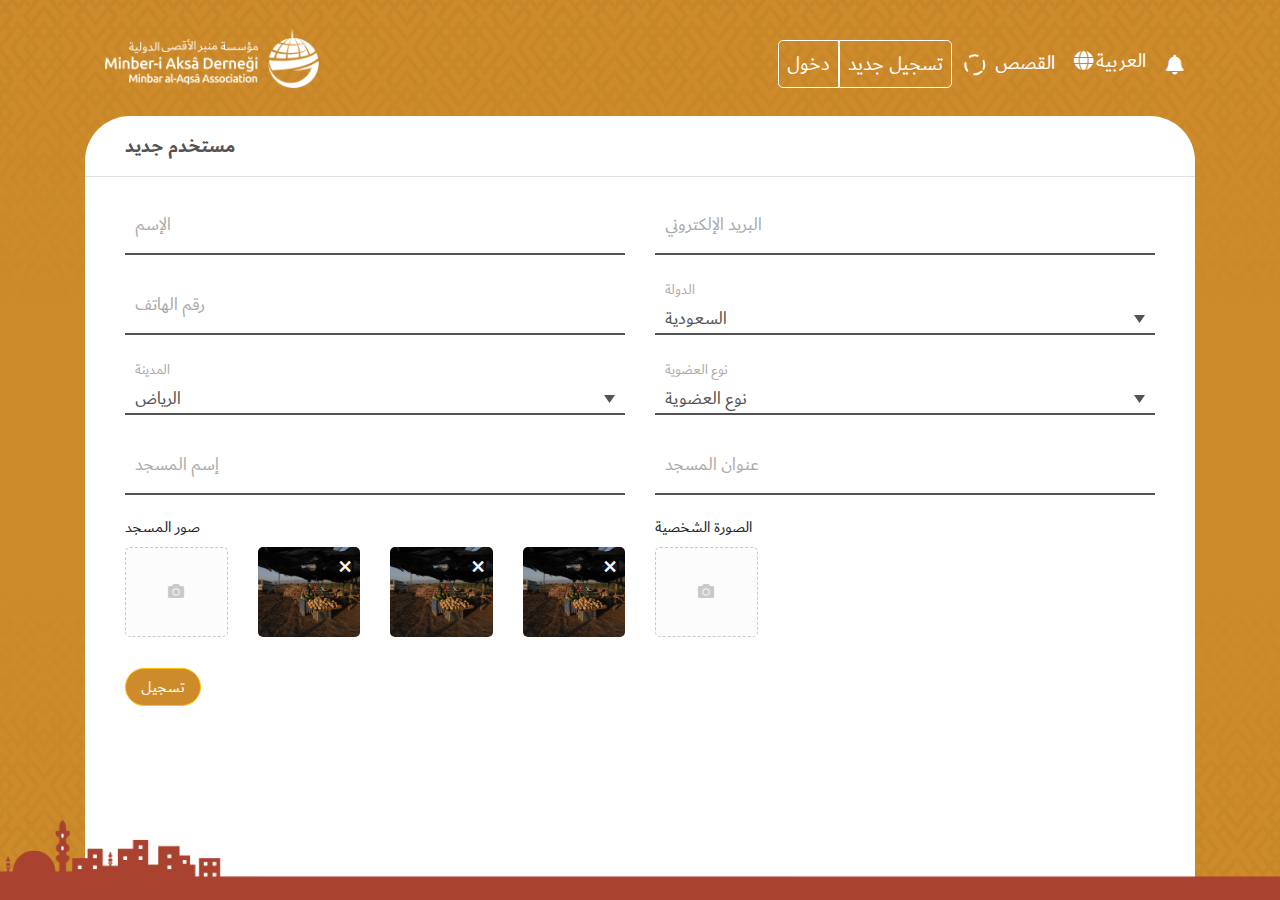
<file: register.html>
<!doctype html>

<html lang="en">

<head>
    <meta charset="utf-8">
    <meta name="viewport" content="width=device-width, initial-scale=1, shrink-to-fit=no">

    <title>The Title</title>
    <!-- Required meta tags -->
    <meta name="description" content="">
    <meta name="author" content="">
    <meta name="keywords" content="">
    <meta name="copyright" content="" />

    <link rel="stylesheet" href="css/bootstrap.min.css">
    <link rel="stylesheet" href="plugins/font-awesome/css/all.min.css">
    <link rel="stylesheet" href="plugins/animate/animate.css">
    <link rel="stylesheet" href="plugins/simplebar-master/simplebar.css">
    <link rel="stylesheet" href="css/styles.css?v=1.0">
    <link rel="stylesheet" href="css/styles-ltr.css?v=1.0">

</head>

<body>
    <!-- Side Menu -->
    <aside class="side-menu">
        <header class="side-menu-header">
            <a href="" title=""><img src="images/logo.png" class="img-fluid" alt="" title="" /></a>
        </header>
        <div class="menu-title">
            القائمة الرئيسية
        </div>
        <div class="dropdown">
            <a class="dropdown-toggle" href="#" id="navbarDropdown2" role="button" data-toggle="dropdown"
               aria-haspopup="true" aria-expanded="false">

                <picture>
                    <img src="images/user.png" alt="اسم المستخدم" />
                </picture>

                <span>
                    <b>أهلاً،،</b> <span>خالد</span>
                </span>
            </a>
            <div class="dropdown-menu dropdown-menu-left animate slideIn" aria-labelledby="navbarDropdown2">
                <a class="dropdown-item" href="#"><i class="fa fa-user fa-fw"></i> حسابي</a>
                <a class="dropdown-item" href="#"><i class="fa fa-microphone fa-fw"></i> الخطب</a>
                <div class="dropdown-divider"></div>
                <a class="dropdown-item" href="#"><i class="fa fa-lock fa-fw"></i> تسجيل خروج</a>
            </div>
        </div>

        <div class="scroll-menu">
            <nav>
                <ul>
                    <li class="">
                        <a href="#"><i class="fa fa-bell fa-fw"></i></a>
                    </li>
                </ul>
            </nav>
        </div>

        <div class="social-menu">
            <a href="" target="_blank"><i class="fab fa-facebook-f fa-fw"></i></a>
            <a href="" target="_blank"><i class="fab fa-instagram fa-fw"></i></a>
            <a href="" target="_blank"><i class="fab fa-twitter fa-fw"></i></a>
        </div>
    </aside>

    <div class="side-overlay"></div>

    <!-- main header -->
    <header class="main-header">
        <nav class="navbar navbar-expand-lg navbar-light bg-transparent">
            <div class="container">
                <a class="navbar-brand" href="#">
                    <img src="images/logo.png" alt="" title="" />
                </a>
                <button class="navbar-toggler" type="button" id="OpenMenu">
                    <span class="navbar-toggler-icon"></span>
                </button>
                
                <div class="collapse navbar-collapse" id="navbarSupportedContent">
                    <ul class="navbar-nav mr-auto">
                        <li class="nav-item">
                            <a class="nav-link border-link" style="border-top-left-radius: 0;border-bottom-left-radius: 0;" href="#" data-toggle="modal" data-target=".login-modal">دخول</a>
                        </li>
                        <li class="nav-item">
                            <a class="nav-link border-link" style="border-top-right-radius: 0;border-bottom-right-radius: 0;" href="#">تسجيل جديد</a>
                        </li>
                        <li class="nav-item">
                            <a class="nav-link" href="#">
                                <svg xmlns="http://www.w3.org/2000/svg" width="29.698" height="29.698" viewBox="0 0 29.698 29.698">
                                    <g id="Ellipse_541" data-name="Ellipse 541" transform="translate(14.849) rotate(45)" fill="none" stroke="#fff"
                                        stroke-linecap="round" stroke-width="2" stroke-dasharray="8">
                                        <circle cx="10.5" cy="10.5" r="10.5" stroke="none" />
                                        <circle cx="10.5" cy="10.5" r="9.5" fill="none" />
                                    </g>
                                </svg>

                                القصص
                            </a>
                        </li>
                        <li class="nav-item dropdown normal-drop">
                            <a class="nav-link dropdown-toggle" href="#" id="navbarDropdown" role="button" data-toggle="dropdown"
                                aria-haspopup="true" aria-expanded="false">
                                <i class="fa fa-globe fa-fw"></i> العربية
                            </a>
                            <div class="dropdown-menu dropdown-menu-left animate slideIn" aria-labelledby="navbarDropdown">
                                <a class="dropdown-item" href="#"> الصينية</a>
                                <a class="dropdown-item" href="#"> التركية</a>
                                <div class="dropdown-divider"></div>
                                <a class="dropdown-item" href="#"> الإنجليزية</a>
                            </div>
                        </li>
                        <li class="nav-item">
                            <a class="nav-link" href="#"><i class="fa fa-bell fa-fw"></i></a>
                        </li>
                    </ul>
                </div>
            </div>
        </nav>
    </header>
    <!-- main header -->

    <div class="container">
        <main class="main-layout">
            <div class="menu-overlay"></div>
            <div class="row no-gutters">
                <div class="col-lg-12">
                    
                    <div class="the-content">

                        <div class="register-sec">
                            <header class="detial-hed">
                                <h4>مستخدم جديد</h4>
                            </header>

                            <form class="register-form" data-simplebar>
                                <div class="row">
                                    <div class="col-md-6">
                                        <div class="input-block wow fadeInUp animated" data-wow-duration="1s">
                                            <label for="">الإسم</label>
                                            <input type="text" class="form-control" />
                                        </div>
                                    </div>
                                    <div class="col-md-6">
                                        <div class="input-block wow fadeInUp animated" data-wow-duration="1s">
                                            <label for="">البريد الإلكتروني</label>
                                            <input type="email" class="form-control" />
                                        </div>
                                    </div>
                                    <div class="col-md-6">
                                        <div class="input-block wow fadeInUp animated" data-wow-duration="1s">
                                            <label for="">رقم الهاتف</label>
                                            <input type="text" class="form-control" />
                                        </div>
                                    </div>
                                    <div class="col-md-6">
                                        <div class="input-block focus wow fadeInUp animated" data-wow-duration="1s">
                                            <label for="">الدولة</label>
                                            <select class="form-control">
                                                <option disabled selected>السعودية</option>
                                            </select>
                                        </div>
                                    </div>
                                    <div class="col-md-6">
                                        <div class="input-block focus wow fadeInUp animated" data-wow-duration="1s">
                                            <label for="">المدينة</label>
                                            <select class="form-control">
                                                <option disabled selected>الرياض</option>
                                            </select>
                                        </div>
                                    </div>
                                    <div class="col-md-6">
                                        <div class="input-block focus wow fadeInUp animated" data-wow-duration="1s">
                                            <label for="">نوع العضوية</label>
                                            <select class="form-control">
                                                <option disabled selected>نوع العضوية</option>
                                            </select>
                                        </div>
                                    </div>
                                    <div class="col-md-6">
                                        <div class="input-block wow fadeInUp animated" data-wow-duration="1s">
                                            <label for="mosqueName">إسم المسجد</label>
                                            <input id="mosqueName" type="text" class="form-control" />
                                        </div>
                                    </div>
                                    <div class="col-md-6">
                                        <div class="input-block wow fadeInUp animated" data-wow-duration="1s">
                                            <label for="mosqueAddress">عنوان المسجد</label>
                                            <input id="mosqueAddress" type="text" class="form-control" />
                                        </div>
                                    </div>
                                    <div class="col-md-6">
                                        <div class="form-group">
                                            <label for="mosqueAddress">صور المسجد</label>
                                            <div class="row">
                                                <div class="col-lg-3 col-md-6 col-sm-6">
                                                    <div class="upload-div">
                                                        <div class="icon">
                                                            <i class="fa fa-camera fa-fw"></i>
                                                        </div>
                                                        <input type="file" name="upload-image" id="uploadImage" />
                                                    </div>
                                                </div>
                                                <div class="col-lg-3 col-md-6 col-sm-6">
                                                    <article class="img-item"><button type="button" class="btn text-light del-item">&times;</button><img src="images/news.jpg" alt="" /></article>
                                                </div>
                                                <div class="col-lg-3 col-md-6 col-sm-6">
                                                    <article class="img-item"><button type="button" class="btn text-light del-item">&times;</button><img src="images/news.jpg" alt="" /></article>
                                                </div>
                                                <div class="col-lg-3 col-md-6 col-sm-6">
                                                    <article class="img-item"><button type="button" class="btn text-light del-item">&times;</button><img src="images/news.jpg" alt="" /></article>
                                                </div>
                                            </div>
                                        </div>
                                    </div>
                                    <div class="col-md-6">
                                        <div class="form-group">
                                            <label for="mosqueAddress">الصورة الشخصية</label>
                                            <div class="row">
                                                <div class="col-lg-3">
                                                    <div class="upload-div">
                                                        <div class="icon">
                                                            <i class="fa fa-camera fa-fw"></i>
                                                        </div>
                                                        <input type="file" name="upload-image" id="uploadImage" />
                                                    </div>
                                                </div>
                                            </div>
                                        </div>
                                    </div>
                                </div>
                                <div class="form-group text-left">
                                    <button type="submit" class="btn btn-warning">تسجيل</button>
                                </div>
                            </form>
                        </div>
                        
                    </div>
                </div>
            </div>
        </main>
    </div>

    <div class="footer-bg"></div>

    <!-- Optional JavaScript -->
    <!-- jQuery first, then Popper.js, then Bootstrap JS -->
    <script>
        function openModal(modalId, ModalDismiss) {
            $(ModalDismiss).modal('hide');
            $(modalId).modal('show');
        }
    </script>
    <script src="js/jquery.min.js"></script>
    <script src="js/popper.min.js"></script>
    <script src="js/bootstrap.min.js"></script>
    <script src="plugins/animate/wow.min.js"></script>
    <script src="plugins/simplebar-master/simplebar.js"></script>
    <script src="js/scripts.js"></script>
</body>

</html>
</file>
<file: plugins/simplebar-master/simplebar.css>
[data-simplebar] {
  position: relative;
  flex-direction: column;
  flex-wrap: wrap;
  justify-content: flex-start;
  align-content: flex-start;
  align-items: flex-start;
}

.simplebar-wrapper {
  overflow: hidden;
  width: inherit;
  height: inherit;
  max-width: inherit;
  max-height: inherit;
}

.simplebar-mask {
  direction: inherit;
  position: absolute;
  overflow: hidden;
  padding: 0;
  margin: 0;
  left: 0;
  top: 0;
  bottom: 0;
  right: 0;
  width: auto !important;
  height: auto !important;
  z-index: 0;
}

.simplebar-offset {
  direction: inherit !important;
  box-sizing: inherit !important;
  resize: none !important;
  position: absolute;
  top: 0;
  left: 0;
  bottom: 0;
  right: 0;
  padding: 0;
  margin: 0;
  -webkit-overflow-scrolling: touch;
}

.simplebar-content-wrapper {
  direction: inherit;
  box-sizing: border-box !important;
  position: relative;
  display: block;
  height: 100%; /* Required for horizontal native scrollbar to not appear if parent is taller than natural height */
  width: auto;
  visibility: visible;
  max-width: 100%; /* Not required for horizontal scroll to trigger */
  max-height: 100%; /* Needed for vertical scroll to trigger */
  scrollbar-width: none;
  -ms-overflow-style: none;
}

.simplebar-content-wrapper::-webkit-scrollbar,
.simplebar-hide-scrollbar::-webkit-scrollbar {
  width: 0;
  height: 0;
}

.simplebar-content:before,
.simplebar-content:after {
  content: ' ';
  display: table;
}

.simplebar-placeholder {
  max-height: 100%;
  max-width: 100%;
  width: 100%;
  pointer-events: none;
}

.simplebar-height-auto-observer-wrapper {
  box-sizing: inherit !important;
  height: 100%;
  width: 100%;
  max-width: 1px;
  position: relative;
  float: left;
  max-height: 1px;
  overflow: hidden;
  z-index: -1;
  padding: 0;
  margin: 0;
  pointer-events: none;
  flex-grow: inherit;
  flex-shrink: 0;
  flex-basis: 0;
}

.simplebar-height-auto-observer {
  box-sizing: inherit;
  display: block;
  opacity: 0;
  position: absolute;
  top: 0;
  left: 0;
  height: 1000%;
  width: 1000%;
  min-height: 1px;
  min-width: 1px;
  overflow: hidden;
  pointer-events: none;
  z-index: -1;
}

.simplebar-track {
  z-index: 1;
  position: absolute;
  right: 0;
  bottom: 0;
  pointer-events: none;
  overflow: hidden;
}

[data-simplebar].simplebar-dragging .simplebar-content {
  pointer-events: none;
  user-select: none;
  -webkit-user-select: none;
}

[data-simplebar].simplebar-dragging .simplebar-track {
  pointer-events: all;
}

.simplebar-scrollbar {
  position: absolute;
  left: 0;
  right: 0;
  min-height: 10px;
}

.simplebar-scrollbar:before {
  position: absolute;
  content: '';
  background: black;
  border-radius: 7px;
  left: 2px;
  right: 2px;
  opacity: 0;
  transition: opacity 0.2s linear;
}

.simplebar-scrollbar.simplebar-visible:before {
  /* When hovered, remove all transitions from drag handle */
  opacity: 0.5;
  transition: opacity 0s linear;
}

.simplebar-track.simplebar-vertical {
  top: 0;
  width: 11px;
}

.simplebar-track.simplebar-vertical .simplebar-scrollbar:before {
  top: 2px;
  bottom: 2px;
}

.simplebar-track.simplebar-horizontal {
  left: 0;
  height: 11px;
}

.simplebar-track.simplebar-horizontal .simplebar-scrollbar:before {
  height: 100%;
  left: 2px;
  right: 2px;
}

.simplebar-track.simplebar-horizontal .simplebar-scrollbar {
  right: auto;
  left: 0;
  top: 2px;
  height: 7px;
  min-height: 0;
  min-width: 10px;
  width: auto;
}

/* Rtl support */
[data-simplebar-direction='rtl'] .simplebar-track.simplebar-vertical {
  right: auto;
  left: 0;
}

.hs-dummy-scrollbar-size {
  direction: rtl;
  position: fixed;
  opacity: 0;
  visibility: hidden;
  height: 500px;
  width: 500px;
  overflow-y: hidden;
  overflow-x: scroll;
}

.simplebar-hide-scrollbar {
  position: fixed;
  left: 0;
  visibility: hidden;
  overflow-y: scroll;
  scrollbar-width: none;
  -ms-overflow-style: none;
}
</file>
<file: css/styles.css>
/*  Fonts Include  */
@font-face {
    font-family: 'main';
    src: url('../fonts/DubaiW23-Regular.eot');
    src: url('../fonts/DubaiW23-Regular.eot?#iefix') format('embedded-opentype'),
         url('../fonts/DubaiW23-Regular.woff') format('woff'),
         url('../fonts/DubaiW23-Regular.ttf') format('truetype');
    font-weight: normal;
    font-style: normal;
}

/* bold Fonts */
@font-face {
    font-family: 'bold';
    src: url('../fonts/DubaiW23-Bold.eot');
    src: url('../fonts/DubaiW23-Bold.eot?#iefix') format('embedded-opentype'),
         url('../fonts/DubaiW23-Bold.woff') format('woff'),
         url('../fonts/DubaiW23-Bold.ttf') format('truetype');
}
/*  Fonts Include  */

/*  Start General  */
* {
    -webkit-box-sizing: border-box;
    -moz-box-sizing: border-box;
    box-sizing: border-box;
    font-family: 'main', sans-serif;
    margin: 0;
    padding: 0;
}

:root {
    --main-color: #CE8B2B;
    --second-color: #AA4230;
    --font-family: 'main', sans-serif;
    --trans: all 0.4s ease-in-out;
}

body {
    overflow-x: hidden;
    background: url(../images/body-bg.png) no-repeat center;
    background-size: 100% 100%;
    min-height: 100vh;
    position: relative;
}

h1,
h2,
h3,
h4,
h5,
h6 {
    font-family: 'bold', 'main', sans-serif;
}

a:hover,
a:focus,
a:active,
button:hover,
button:focus,
button:active,
div,
section,
span,
p,
div:hover,
section:hover,
span:hover,
p:hover {
    text-decoration: none;
    outline: none;
}

select,
input[type=checkbox],
input[type=radio],
select:focus,
input[type=checkbox]:focus,
input[type=radio]:focus {
    cursor: pointer;
}

.form-control:focus,
.btn:focus {
    box-shadow: none !important;
    border-color:var(--main-color);
}

.btn:focus  {
    border-color: transparent;
}

a i,
button i,
.btn i {
    vertical-align: middle !important;
}

/* Side Menu */
.side-menu{
    position: fixed;
    right: -400px;
    top: 0;
    width: 280px;
    height: 100%;
    background: #FFF;
    z-index: 9999;
    box-shadow: -12px 0 59px 1px #191919;
    opacity: 0;
    transition: all .3s ease-in-out;
}

.side-menu .scroll-menu{
    height: calc(100vh - 155px - 41px - 15px - 34px);
}

.side-menu-header{
    background: url("../images/side-header.png") no-repeat left;
    background-size: cover;
    text-align: right;
    padding: 20px 15px;
}

.side-menu-header a {
    display: block;
    height: 115px;
    line-height: 115px;
}

.side-menu-header a img{
    height: auto;
    max-width: 100%;
    object-fit: contain;
}

.menu-title{
    display: block;
    background: #f4f4f4;
    color: var(--main-color);
    border-bottom: 1px solid #e3e3e3;
    padding: 8px 10px;
    text-align: center;
    font-size: 16px;
    font-family: 'bold-ar', 'main', sans-serif;
    margin-bottom: 15px;
}

.side-menu .dropdown .dropdown-toggle {
    display: flex;
    color: #1b1e21;
    align-items: center;
    padding: 0 15px;
    margin-bottom: 15px;
}

.side-menu .dropdown .dropdown-toggle picture {
    display: inline-block;
    margin-left: 10px;
    width: 50px;
    height: 50px;
    overflow: hidden;
    border-radius: 5px;
}

.side-menu .dropdown .dropdown-toggle picture img {
    width: 100%;
    height: 100%;
    object-fit: cover;
}

.side-menu .dropdown .dropdown-menu {
    transform: none !important;
    top: auto !important;
    left: auto !important;
    right: auto !important;
    bottom: auto !important;
    position: relative !important;
    float: none !important;
    margin: 5px 15px 0 15px;
}

.side-menu .dropdown .dropdown-menu::before{
    left: auto;
    right: 20px;
}

.side-menu nav ul{
    list-style: none;
    padding: 0 15px;
}

.side-menu nav > ul li a{
    display: block;
    color: var(--main-color);
    font-size: 16px;
    padding: 15px 10px;
    font-weight: bold;
    transition: var(--trans);
    margin-bottom: 5px;
}

.side-menu nav > ul li a:hover,
.side-menu nav > ul li a:focus,
.side-menu nav > ul li a.active{
    background: var(--main-color);
    color: #FFF;
    border-radius: 10px;
}

.side-menu nav > ul li a img{
    height: 20px;
    margin-left: 8px;
    transition: var(--trans);
}

.side-menu nav > ul li a:hover img,
.side-menu nav > ul li a:focus img,
.side-menu nav > ul li a.active img{
    filter: brightness(0) invert(1);
}

.social-menu {
    display: flex;
    display: -ms-flex;
    flex-wrap: nowrap;
    background: var(--main-color);
    width: 100%;
    justify-content: center;
    position: absolute;
    bottom: 0;
    left: 50%;
    transform: translate(-50%, 0);
}

.social-menu a{
    display: block;
    color: #FFF;
    padding: 5px 10px;
}

.side-overlay{
    position: fixed;
    top: 0;
    right: 0;
    width: 100%;
    height: 100%;
    background: rgba(3,3,3,.8);
    z-index: 9998;
    display: none;
}
/* Side Menu */

/* main-header */
.main-header {
    padding: 15px 0;
}

.navbar-brand {
    margin-right: 20px;
}

.main-header .navbar-brand img {
    height: 60px;
    max-width: 100%
}

.main-header .navbar-light .navbar-nav .nav-link {
    color: #FFF;
    font-size: 20px;
}

.main-header .navbar-light .navbar-nav .nav-link:not(.dropdown-toggle) {
    margin-top: 12px;
}

.main-header .navbar-light .navbar-nav .dropdown-toggle {
    display: flex;
    display: -ms-flexbox;
    align-items: center;
}

.main-header .navbar-light .navbar-nav .nav-link picture {
    width: 50px;
    height: 50px;
    overflow: hidden;
    display: inline-block;
    border-radius: 12px;
    margin-right: 10px;
}

.main-header .navbar-light .navbar-nav .nav-link picture img {
    width: 100%;
    height: 100%;
}

.dropdown-toggle::after {
    display: none !important;
}

.main-header .dropdown-menu {
    top: 120% !important;
}

.dropdown-menu {
    border: none !important;
    background: var(--main-color);
    box-shadow: 5px 5px 10px -5px rgba(3,3,3,.4);
    border-radius: 10px;
}

.dropdown-menu::before {
    content: '';
    display: block;
    width: 0;
    height: 0;
    border-left: 10px solid transparent;
    border-right: 10px solid transparent;
    border-bottom: 10px solid var(--main-color);
    position: absolute;
    top: -10px;
    left: 10px;
}

.dropdown-item{
    transition: all 0.3s ease-in-out;
    font-size: 18px;
    color: #FFF;
}

.dropdown-item i{
    color: #FFF;
    margin-left: 8px;
    transition: all 0.3s ease-in-out;
}

.dropdown-item:hover,
.dropdown-item:focus {
    background: #FFF;
    color: var(--main-color);
}

.dropdown-item:hover i,
.dropdown-item:focus i {
    color: var(--main-color);
}

.navbar-light .navbar-toggler {
    margin-left: 15px;
}
/* main-header */

/* Change this breakpoint if you change the breakpoint of the navbar */

@media (min-width: 992px) {
  .animate {
    animation-duration: 0.3s;
    -webkit-animation-duration: 0.3s;
    animation-fill-mode: both;
    -webkit-animation-fill-mode: both;
  }
}

@keyframes slideIn {
  0% {
    transform: translateY(1rem);
    opacity: 0;
  }
  100% {
    transform:translateY(0rem);
    opacity: 1;
  }
  0% {
    transform: translateY(1rem);
    opacity: 0;
  }
}

@-webkit-keyframes slideIn {
  0% {
    -webkit-transform: none;
    -webkit-opacity: 0;
  }
  100% {
    -webkit-transform: translateY(0);
    -webkit-opacity: 1;
  }
  0% {
    -webkit-transform: translateY(1rem);
    -webkit-opacity: 0;
  }
}

.slideIn {
  -webkit-animation-name: slideIn;
  animation-name: slideIn;
  animation-duration: 0.7s;
}

/* main-layout */
.main-layout {
    background: #FFF;
    position: relative;
    border-top-right-radius: 45px;
    border-top-left-radius: 45px;
    min-height: calc(100vh - 116px);
    overflow: hidden;
}

.main-menu {
    min-height: calc(100vh - 116px);
    background: #F6F6F6;
    overflow: hidden;
}

.main-menu ul {
    padding-right: 34px;
    padding-top: 34px;
    position: relative;
    z-index: 99;
}

.main-menu ul li a {
    display: flex;
    display: -ms-flexbox;
    color: #535353;
    font-size: 18px;
    padding: 15px 22px;
    transition: all 0.4s ease-in-out;
    position: relative;
    margin-bottom: 2px;
}

.main-menu ul li a::before {
    content: '';
    display: block;
    width: 15px;
    height: 18px;
    position: absolute;
    bottom: -18px;
    left: 0;
    background: url(../images/icons/curve.svg) no-repeat;
    background-size: 100%;
    opacity: 0;
    transition: all 0.4s ease-in-out;
}

.main-menu ul li a::after {
    content: '';
    display: block;
    width: 15px;
    height: 18px;
    position: absolute;
    top: -15px;
    left: 0;
    background: url(../images/icons/curve.svg) no-repeat;
    background-size: 100%;
    opacity: 0;
    transform: rotate(-90deg);
    transition: all 0.4s ease-in-out;
}

.main-menu ul li a picture {
    display: block;
    width: 30px;
    height: 30px;
    overflow: hidden;
    text-align: center;
    margin-left: 15px;
}

.main-menu ul li a img {
    /* margin-left: 15px; */
    filter: grayscale(100%);
    transition: all 0.4s ease-in-out;
    object-fit: contain;
    width: 100%;
    height: 100%;
}

.main-menu ul li a.active {
    background: #FFF;
    color: var(--second-color);
    font-weight: bold;
    border-top-right-radius: 25px;
    border-bottom-right-radius: 25px;
    box-shadow: 0 0 30px 0 rgba(90,90,90,.10);
    padding: 22px;
}

.main-menu ul li a:hover,
.main-menu ul li a:focus {
    color: var(--second-color);
}

/* .main-menu ul li a:hover::after,
.main-menu ul li a:focus::after,
.main-menu ul li a:hover::before,
.main-menu ul li a:focus::before, */
.main-menu ul li a.active::before,
.main-menu ul li a.active::after {
    opacity: 1;
}

.main-menu ul li a:hover img,
.main-menu ul li a:focus img,
.main-menu ul li a.active img {
    filter: none;
}
/* main-layout */

/* top-search */
.top-search {
    padding: 22px;
}

.top-search .form-group {
    position: relative;
}

.top-search .form-group input {
    height: 50px;
    border-radius: 25px;
}

.top-search .form-group button {
    position: absolute;
    top: 50%;
    left: 0;
    transform: translateY(-50%);
}
/* top-search */

/* tab-nav */
.tab-nav {
    padding-right: 22px;
    padding-left: 22px;
    border-bottom: 1px solid #E2E2E2;
}

.tab-nav .nav .nav-link {
    border-bottom: 3px solid transparent;
    color: #AFAFAF;
    transition: all 0.34s ease;
}

.tab-nav .nav .nav-item.show .nav-link, .nav .nav-link.active {
    color: var(--main-color);
    border-bottom-color: var(--main-color);
}

.news-hold {
    padding: 20px;
    height: 73vh;
}

.news-item {
    transition: var(--trans);
    margin-bottom: 20px;
    position: relative;
}

.news-item:hover,
.news-item:focus {
    /* box-shadow: 0 0 30px 0 rgba(90,90,90,.10); */
}

.news-item figure {
    width: 98px;
    height: 75px;
    overflow: hidden;
    border-radius: 7px;
    margin-left: 10px;
    margin-bottom: 0;
}

.news-item figure img {
    width: 100%;
    height: 100%;
    object-fit: cover;
    transition: var(--trans);
}

.news-item h4 {
    font-size: 15px;
    color: #535353;
    line-height: 1.5;
    margin-bottom: 7px;
    transition: var(--trans);
}

.news-item span {
    color: var(--main-color);
    font-size: 14px;
}

.news-item:hover h4,
.news-item:focus h4 {
    color: var(--main-color);
}

.news-item:hover img,
.news-item:focus img {
    transform: scale(1.05, 1.05);
}

.news-big {
    margin-bottom: 20px;
}

.news-big figure {
    width: 100%;
    height: 250px;
    overflow: hidden;
    border-radius: 7px;
}

.news-big figure img {
    width: 100%;
    height: 100%;
    object-fit: cover;
}

.news-big .news-big-text h4 {
    /* color: var(--main-color); */
    font-size: 18px;
    margin-bottom: 12px;
    color: #535353;
}

.news-big .news-big-text p {
    color: #535353;
    font-size: 15px;
}

.news-big .news-big-text span {
    display: none;
}

.slider-news-item {
    overflow: hidden;
    border-radius: 7px;
}

.slider-news-item figure {
    width: 100%;
    height: 388px;
    margin: 0;
}

.news-overlay {
    position: absolute;
    bottom: 0;
    right: 0;
    width: 100%;
    /*min-height: 50%;*/
    background: linear-gradient(to top, black, transparent);
    color: #FFF;
    padding: 22px;
    padding-top: 80px;
}

.news-overlay h4 {
    color: #FFF;
}

.the-content {
    position: relative;
    height: 100%;
}

.news-details {
    position: absolute;
    top: 0;
    left: -110%;
    width: 100%;
    height: 86.5%;
    background: #FFF;
    opacity: 0;
    transition: left 0.9s ease-in-out,
    opacity 0.4s ease-in;
}

.news-details.show-it {
    left: 0;
    opacity: 1;
}

.detial-hed {
    display: flex;
    display: -ms-flexbox;
    justify-content: space-between;
    padding: 10px 22px;
    align-items: center;
}

.detial-hed h4 {
    color: #535353;
    font-size: 20px;
    margin-bottom: 0;
}

.action-btns button,
.action-btns a {
    color: var(--main-color);
}

.action-btns button:hover,
.action-btns button:focus,
.action-btns a:hover,
.action-btns a:focus {
    border-color: var(--main-color);
    color: var(--main-color);
}

.news-details figure {
    width: 100%;
    height: 300px;
    overflow: hidden;
    margin-top: 15px;
    border-radius: 7px;
}

.news-details figure img {
    width: 100%;
    height: 100%;
    object-fit: cover;
}

.news-details video {
    width: 100%;
    height: 300px;
    margin-bottom: 25px;
}

.news-title {
    color: #535353;
    font-size: 22px;
}

.simplebar-track.simplebar-horizontal {
   display: none;
}

.simplebar-content {
  overflow-x: hidden;
}

#shareIcons a
.popover a{
    color: var(--main-color);
}
/* tab-nav */

/* books page */
.books-wrapper,
.khutab-hold {
    padding: 15px 22px;
    height: 73vh;
}

.book-item {
    margin-bottom: 20px;
}

.book-item figure {
    width: 100%;
    height: 225px;
    overflow: hidden;
    border-top-left-radius: 25px;
    border-bottom-left-radius: 25px;
}

.book-item figure img {
    width: 100%;
    height: 100%;
    object-fit: cover;
}

.book-item h4 {
    color: var(--second-color);
    font-size: 16px;
    overflow:hidden;
    white-space: nowrap;
    text-overflow: ellipsis;
    margin-bottom: 0;
}

.book-item p {
    font-size: 14px;
    margin-bottom: 0;
    color: #535353;
}

.book-item span {
    color: #C9C9C9;
    font-size: 14px;
}
/* books page */

.navbar-light .navbar-toggler{
    border-color: rgba(255, 255, 255, 0.4);
}

.navbar-light .navbar-toggler-icon {
    background-image: url("data:image/svg+xml,%3csvg width='30' height='30' viewBox='0 0 30 30' xmlns='http://www.w3.org/2000/svg'%3e%3cpath stroke='rgba(255, 255, 255, 0.7)' stroke-width='2' stroke-linecap='round' stroke-miterlimit='10' d='M4 7h22M4 15h22M4 23h22'/%3e%3c/svg%3e");
}

.main-menu-btn{
    /*padding: 5px 10px;*/
    color: #333;
    border-radius: 50%;
    border: 1px solid #ced4da;
    margin-left: 20px;
    width: 50px;
    height: 50px;
    line-height: 45px;
    text-align: center;
    display: none;
}

.menu-overlay {
    position: absolute;
    top: 0;
    right: 0;
    width: 100%;
    height: 100%;
    background: rgba(0,0,0,0.6);
    z-index: 8;
    display: none;
}

/* footer-bg */
.footer-bg {
    width: 100%;
    height: 80px;
    background: url(../images/footer.png) no-repeat;
    background-size: cover; 
    position: absolute;
    bottom: 0;
    left: 0;
    z-index: 11;
}
/* footer-bg */

/* khutab-item */
.khutab-item,
.task-item{
    box-shadow: 5px 5px 20px -5px #e3e3e3;
    border-radius: 7px;
    margin-bottom: 25px;
    cursor: pointer;
}

.khutab-item .author,
.task-item .author {
    display: flex;
    padding: 15px;
    border-bottom: 1px dashed #E1E1E1;
    align-items: center;
}

.khutab-item .author figure,
.task-item .author figure {
    width: 40px;
    height: 40px;
    border-radius: 50%;
    overflow: hidden;
    margin-left: 10px;
    margin-bottom: 0;
}

.khutab-item .author figure img,
.task-item .author figure img{
    width: 100%;
    height: 100%;
    object-fit: cover;
}

.khutab-item .author h5,
.task-item .author h5{
    color: #535353;
    font-size: 16px;
    margin-bottom: 0;
}

.khutab-item .author p,
.task-item .author p{
    font-size: 14px;
    color: #535353;
    margin-bottom: 0;
}

.khutab-item .author a {
    margin-right: auto;
    color: var(--main-color) !important;
    padding: 0;
}

.khutab-text {
    padding: 15px;
}

.khutab-text h4 {
    color: var(--second-color);
    font-size: 17px;
}

.khutab-text p {
    color: #888888;
    font-size: 14px;
    line-height: 1.5;
    margin-bottom: 0;
}

.detial-hed{
    border-bottom: 1px solid #E2E2E2;
}

.detial-hed figure {
    width: 50px;
    height: 50px;
    border-radius: 50%;
    margin: 0 0 0 10px;
}

.detial-hed h5 {
    font-size: 17px;
    margin: 0;
}

.detial-hed p {
    font-size: 14px;
    margin: 0;
}

.khutab-item-video picture {
    display: block;
    width: 100%;
    height: 200px;
    overflow: hidden;
    position: relative;
}

.khutab-item-video picture::before {
    content: '';
    display: block;
    width: 100%;
    height: 100%;
    background: rGBA(0, 0, 0, 0.35);
    position: absolute;
    top: 0;
    right: 0;
}

.khutab-item-video picture button {
    position: absolute;
    top: 50%;
    left: 50%;
    border-radius: 50%;
    padding: 0;
    width: 50px;
    height: 50px;
    color: var(--main-color);
    font-size: 14px;
    transform: translate(-50%, -50%);
}

.khutab-item-video picture img {
    width: 100%;
    height: 100%;
    object-fit: cover;
}
/* khutab-item */

/* tasks-hed */
.tasks-hed {
    padding: 15px 20px;
    border-bottom: 1px solid #E2E2E2;
    display: flex;
    display: -ms-flexbox;
    align-items: center;
}

.tasks-hed .dropdown .dropdown-menu {
    top: 120% !important;
    left: auto !important;
    right: 0 !important;
}

.dropdown-menu::before {
    right: 15px !important;
    left: auto !important;
}

.tasks-hed .add-task {
    padding: 8px 25px;
    border-radius: 25px;
}

.tasks-hed .add-task:hover,
.tasks-hed .add-task:focus {
    background: var(--main-color);
    border-color: var(--main-color);
}
/* tasks-hed */

/* task-item */
.task-item {
    padding: 15px;
}

.task-item .author {
    padding: 0;
    border: none;
    margin-bottom: 15px;
}

.task-item .author p {
    color: var(--main-color);
}

.task-item .author a {
    color: #C9C9C9;
    margin-right: auto;
    font-size: 18px;
}

.task-actions a {
    background: var(--main-color);
    border-radius: 25px;
    color: #FFF;
}

.task-actions a:hover,
.task-actions a:focus {
    color: #FFF;
}

.task-actions .ended-btn {
    background: #B4B544;
}

.task-actions span {
    color: #8B8B8B;
    font-size: 14px;
}
/* task-item */

/* .datepicker */
.datepicker.dropdown-menu::before {
    display: none !important;
}

.datepicker.dropdown-menu {
    background: #FFF;
}

.filter-menu {
    width: 300px;
    padding-right: 15px;
    padding-left: 15px;
}

.filter-menu label {
    color: #FFF;
    margin-bottom: 0;
}

.filter-menu .form-control {
    background: none;
    border: none;
    border-bottom: 1px solid #FFF;
    color: #FFF;
    border-radius: 0;
}

.filter-menu select.form-control {
    appearance: none !important;
    -webkit-appearance: none !important;
    -moz-appearance: none !important;
    -o-appearance: none !important;
    background: url("../images/icons/caret-light.svg") no-repeat center left transparent;
    background-size: 13px 15px;
}

.filter-menu .form-control.date-from,
.filter-menu .form-control.date-to {
    background: url("../images/icons/calendar-light.svg") no-repeat center left transparent;
    background-size: 13px 15px;
}

.filter-menu button.btn {
    padding: 8px 25px;
    border-radius: 25px;
}
/* .datepicker */

/* .modal-content */
.modal-content {
    border-radius: 45px;
}

.modal-header {
    padding: 17px 35px;
}
/* .modal-content */

/* add-task-modal */
.add-task-modal form .form-control {
    border: none;
    border-bottom: 1px solid #535353;
    border-radius: 0;
}

.add-task-modal form select.form-control{
    appearance: none !important;
    -webkit-appearance: none !important;
    -moz-appearance: none !important;
    -o-appearance: none !important;
    background: url("../images/icons/caret-down.svg") no-repeat center left transparent;
    background-size: 13px 15px;
}

.datePick {
    background: url("../images/icons/cal.svg") no-repeat center left transparent;
    background-size: 13px 15px;
}
/* add-task-modal */

/* inline-calendar-wrap */
.inline-calendar-wrap .datepicker {
    width: 100% !important;
    padding: 0;
}

.inline-calendar-wrap .datepicker table {
    width: 95%;
    margin: 0 auto;
}

.inline-calendar-wrap .datepicker table thead tr:nth-child(2) {
    border-bottom: 1px solid #E2E2E2;
}

.inline-calendar-wrap .datepicker table thead tr:nth-child(2) th,
.inline-calendar-wrap .datepicker table thead tr:nth-child(2) td {
    padding: 20px 5px;
    color: #535353;
    font-size: 18px;
    font-weight: 400;
}

.inline-calendar-wrap .datepicker .datepicker-switch:hover,
.inline-calendar-wrap .datepicker .next:hover,
.inline-calendar-wrap.datepicker .prev:hover,
.inline-calendar-wrap.datepicker tfoot tr th:hover {
    background: none;
}

.inline-calendar-wrap .datepicker td,
.inline-calendar-wrap .datepicker th {
    padding: 5px;
    color: #535353;
    font-size: 17px;
    transition: all 0.4s ease;
}

.inline-calendar-wrap .datepicker table tr td.highlighted {
    background: none !important;
    color: var(--second-color);
}

.inline-calendar-wrap .datepicker table tr td.highlighted.old {
    color: #D4A097;
}

.inline-calendar-wrap .datepicker table tr td.active.active,
.inline-calendar-wrap .datepicker table tr td.active.disabled,
.inline-calendar-wrap .datepicker table tr td.active.disabled.active,
.inline-calendar-wrap .datepicker table tr td.active.disabled.disabled,
.inline-calendar-wrap .datepicker table tr td.active.disabled:active,
.inline-calendar-wrap .datepicker table tr td.active.disabled:hover,
.inline-calendar-wrap .datepicker table tr td.active.disabled:hover.active,
.inline-calendar-wrap .datepicker table tr td.active.disabled:hover.disabled,
.inline-calendar-wrap .datepicker table tr td.active.disabled:hover:active,
.inline-calendar-wrap .datepicker table tr td.active.disabled:hover:hover,
.inline-calendar-wrap .datepicker table tr td.active.disabled:hover[disabled],
.inline-calendar-wrap .datepicker table tr td.active.disabled[disabled],
.inline-calendar-wrap .datepicker table tr td.active:active,
.inline-calendar-wrap .datepicker table tr td.active:hover,
.inline-calendar-wrap .datepicker table tr td.active:hover.active,
.inline-calendar-wrap .datepicker table tr td.active:hover.disabled,
.inline-calendar-wrap .datepicker table tr td.active:hover:active,
.inline-calendar-wrap .datepicker table tr td.active:hover:hover,
.inline-calendar-wrap .datepicker table tr td.active:hover[disabled],
.inline-calendar-wrap .datepicker table tr td.active[disabled] {
    background: var(--second-color);
}
/* inline-calendar-wrap */

/* calendar-item */
.calendar-list {
    padding: 20px;
    border-right: 1px solid #E2E2E2;
    position: relative;
    height: 86vh;
}

.calendar-item {
    padding: 20px 45px 20px 20px;
    border: 1px solid #E1E1E1;
    border-radius: 25px;
    margin-bottom: 25px;
    position: relative;
}

.calendar-item::before {
    content: '';
    display: inline-block;
    width: 5px;
    height: calc(100% - 50px);
    position: absolute;
    top: 50%;
    right: 20px;
    border-radius: 25px;
    background: var(--second-color);
    transform: translateY(-50%);
}

.calendar-item h4 {
    color: var(--second-color);
    font-size: 18px;
}

.calendar-item p {
    color: #636363;
    font-size: 14px;
    line-height: 1.5;
    margin-bottom: 0;
}

.calendar-item span {
    color: var(--main-color);
    font-size: 14px;
}
/* calendar-item */

/* .dontaion-wrap */
.dontaion-wrap {
    padding: 22px;
    position: relative;
    height: 88vh;
}

.donate-item {
    position: relative;
    cursor: pointer;
    margin-bottom: 25px;
}

.donate-item figure {
    width: 100%;
    height: 150px;
    overflow: hidden;
    border-radius: 12px;
}

.donate-item figure img {
    width: 100%;
    height: 100%;
    object-fit: cover;
}

.donate-item h4 {
    color: #535353;
    font-size: 18px;
}

.donate-slide {
    height: 86vh;
}
/* .dontaion-wrap */

/* donation-form */
.donation-form label{
    margin-bottom: 0;
}

.donation-form .form-control {
    border: none;
    border-bottom: 1px solid #C9C9C9;
    border-radius: 0;
    appearance: none !important;
    -webkit-appearance: none !important;
    -moz-appearance: none !important;
    -o-appearance: none !important;
}

.donation-form select.form-control {
    background: url("../images/icons/caret-down.svg") no-repeat center left transparent;
    background-size: 13px 15px;
}

.donation-form button,
.donation-form .btn {
    padding: 8px 35px;
    border-radius: 25px;
}
/* donation-form */

.menu-togle {
    margin-top: 25px;
    margin-right: 20px;
    margin-bottom: 10px;
}

/* contact-wrap */
.contact-wrap {
    height: 86vh;
    position: relative;
    padding: 0 22px;
}

.map-wrap .map {
    margin-bottom: 25px;
}

.map-wrap p {
    margin-bottom: 5px;
    color: #535353;
    font-size: 18px;
}

.social-icons a {
    display: inline-block;
    padding: 5px;
    color: var(--main-color);
}

.social-icons a.facebook {
    color: #1977F3;
}

.social-icons a.twitter {
    color: #55ACEE;
}

.social-icons a.whatsapp {
    color: #6FBC6A;
}

.social-icons a.insta {
    color: #C32AA3;
}

.contact-form {
    padding-top: 50px;
}

.contact-form h4 {
    color: #535353;
    display: inline-block;
    border-bottom: 3px solid var(--main-color);
    margin-bottom: 35px;
}

.contact-form label {
    margin-bottom: 0;
}

.contact-form .form-control {
    border: none;
    border-bottom: 1px solid #C9C9C9;
    border-radius: 0;
}

.contact-form button,
.contact-form .btn {
    padding: 8px 35px;
    border-radius: 25px;
}
/* contact-wrap */

.normal-drop {
    margin-top: 10px;
}

.border-link {
    border: 1px solid #FFF;
    border-radius: 5px;
    transition: all 0.4s ease;
}

.border-link:hover,
.border-link:focus {
    background: #FFF;
    color: #CE8B2B !important;
}

.modal-body {
    padding: 17px 35px;
}

.login-form p {
    color: #AA4230;
    font-size: 16px;
    margin-bottom: 10px;
    font-weight: bold;
}

.bord {
    width: 50px;
    height: 3px;
    background: #AA4230;
}

.login-form label {
    margin-bottom: 0;
}

.login-form .form-control {
    border: none;
    border-bottom: 1px solid #535353;
    border-radius: 0;
    padding-top: 0;
}

.login-form select {
    border: none;
    border-bottom: 1px solid #535353;
    border-radius: 0;
    appearance: none !important;
    -webkit-appearance: none !important;
    -moz-appearance: none !important;
    -o-appearance: none !important;
    background: url("../images/icons/caret-down.svg") no-repeat center left transparent;
    background-size: 13px 15px;
}

.login-form .form-control[type="number"] {
    appearance: none !important;
    -webkit-appearance: none !important;
    -moz-appearance: none !important;
    -o-appearance: none !important;
}

.div-btn p {
    color: #535353;
    font-size: 16px;
    margin-bottom: 0;
}

.div-btn p a {
    color: #535353;
    text-decoration: underline;
}

.div-btn button,
.register-form button[type=submit] {
    color: #FFF;
    background: #CE8B2B;
    padding: 6px 15px;
    border-radius: 25px;
}

/* .code-fields {
    display: -ms-flexbox;
    display: flex;
    -ms-flex-wrap: wrap;
    flex-wrap: wrap;
    margin-right: -15px;
    margin-left: -15px;
}
*/

.register-sec header,
.register-form {
    padding: 18px 40px;
}

.input-block {
  background-color: transparent;
  border: none;
  width: 100%;
  height: 60px;
  border-bottom: 2px solid #535353;
  margin: 0;
  position: relative;
  margin-bottom: 20px;
  -moz-transition: all 0.3s ease-out;
  -o-transition: all 0.3s ease-out;
  -webkit-transition: all 0.3s ease-out;
  transition: all 0.3s ease-out;
}
.register-form.input-block.textarea {
  height: auto;
}
.register-form .input-block.textarea .form-control {
  height: auto;
  resize: none;
}
.register-form .input-block label {
  position: absolute;
  right: 10px;
  top: 25px;
  display: block;
  margin: 0;
  font-weight: 400;
  z-index: 1;
  color: #aaa;
  font-size: 18px;
  line-height: 10px;
}
.register-form .input-block .form-control {
  background-color: transparent;
  margin: 0;
  outline: none;
  border: none;
  -moz-border-radius: 0;
  -webkit-border-radius: 0;
  border-radius: 0;
  -moz-box-shadow: none;
  -webkit-box-shadow: none;
  box-shadow: none;
  height: auto;
    padding: 30px 10px;
  width: 100%;
  position: relative;
  z-index: 2;
  font-size: 18px;
  color: #535353;
}

.register-form .input-block select.form-control {
    appearance: none !important;
    -webkit-appearance: none !important;
    -moz-appearance: none !important;
    -o-appearance: none !important;
    background: url("../images/icons/caret-down.svg") no-repeat left 40px transparent;
    padding-bottom: 10px;
}

.register-form .input-block.focus .form-control{
    border-bottom-color: #AA4230 !important;
    border-width: 2px;
}

.register-form .input-block .form-control:focus label {
  top: 0;
}
.register-form .square-button {
  background-color: #535353;
  color: #fff;
  font-size: 22px;
  text-transform: uppercase;
  font-weight: 700;
  text-align: center;
  -moz-border-radius: 2px;
  -webkit-border-radius: 2px;
  border-radius: 2px;
  -moz-transition: all 0.3s ease;
  -o-transition: all 0.3s ease;
  -webkit-transition: all 0.3s ease;
  transition: all 0.3s ease;
  padding: 0 60px;
  height: 60px;
  cursor: pointer;
  outline: none;
  border: none;
  -webkit-transform-style: preserve-3d;
  transform-style: preserve-3d;
  -webkit-transition: all 0.3s ease-out;
  transition: all 0.3s ease-out;
  display: inline-block;
}
.register-form .square-button:hover, .contact-form .square-button:focus {
  background-color: #535353;
  box-shadow: 0px 10px 30px rgba(0,0,0,0.1);
  transform: translateY(-4px);
}

.img-item {
    width: 100%;
    height: 90px;
    overflow: hidden;
    border-radius: 5px;
    position: relative;
    margin-bottom: 15px;
}

.img-item img {
    width: 100%;
    height: 90px;
    object-fit: cover;
}

.del-item {
    position: absolute;
    top: 0;
    right: 0;
    padding: 6px;
    font-size: 30px;
    line-height: 22px;
}

.qrcode-maker .dropbox > .dropbox-filed {
  display: block;
  position: relative;
  border: 3px dashed #c1c1c1;
  border-radius: 4px;
  padding: 80px;
  text-align: center;
  -webkit-user-select: none;
  -moz-user-select: none;
  -ms-user-select: none;
  user-select: none;
  -webkit-transition: border-color 0.25s;
  -moz-transition: border-color 0.25s;
  -o-transition: border-color 0.25s;
  transition: border-color 0.25s;
}
.qrcode-maker .dropbox > .dropbox-filed .dropbox-filed-text {
  color: #999;
  font-size: 2.2rem;
  -webkit-transition: color 0.25s;
  -moz-transition: color 0.25s;
  -o-transition: color 0.25s;
  transition: color 0.25s;
}
.qrcode-maker .dropbox > .dropbox-filed input[type=file] {
  position: absolute;
  top: 0;
  right: 0;
  bottom: 0;
  left: 0;
  margin: 0;
  padding: 0;
  width: 100%;
  height: 100%;
  outline: none;
  opacity: 0;
  cursor: pointer;
}
.qrcode-maker .dropbox > .dropbox-filed.dragging,
.qrcode-maker .dropbox > .dropbox-filed:hover {
  border-color: #8e8e8e;
}
.qrcode-maker .dropbox > .dropbox-filed.dragging .dropbox-text,
.qrcode-maker .dropbox > .dropbox-filed:hover .dropbox-text {
  color: #777;
}
.qrcode-maker .dropbox > .dropbox-content {
  width: 100%;
  display: none;
}
.qrcode-maker .dropbox > .dropbox-content .upload-content-image {
  display: block;
  position: relative;
  margin: 0 auto;
  margin-bottom: 15px;
  width: 100%;
  max-width: 100%;
  min-height: 200px;
  border: 0;
  outline: none;
  vertical-align: middle;
  -webkit-user-select: none;
  -moz-user-select: none;
  -ms-user-select: none;
  user-select: none;
}
.qrcode-maker .dropbox > .dropbox-content .upload-content-image:after {
  display: block;
  position: absolute;
  top: 0;
  right: 0;
  bottom: 0;
  left: 0;
  margin: auto;
  width: 100%;
  min-height: 200px;
  line-height: 200px;
  text-align: center;
  vertical-align: middle;
  color: #aaa;
  font-size: 1.8rem;
  font-weight: bolder;
  box-shadow: 0 0 1px #c1c1c1;
  content: "Upload Error";
}
.qrcode-maker header {
  display: block;
  margin: 0 auto;
  width: 100%;
  padding: 40px 0;
}
.qrcode-maker header h1 {
  font-size: 2rem;
  text-align: center;
}
.qrcode-maker footer {
  display: block;
  margin: 0 auto;
  width: 100%;
  text-align: right;
}

.upload-div {
    background: #FCFCFC;
    width: 100%;
    height: 90px;
    border-radius: 5px;
    position: relative;
    border: 1px dashed #C9C9C9;
    cursor: pointer;
    overflow: hidden;
    margin-bottom: 15px;
}

.upload-div .icon {
    position: absolute;
    top: 50%;
    left: 50%;
    transform: translate(-50%, -50%);
    color: #C9C9C9;
}

#uploadImage {
    position: absolute;
    top: 0;
    right: 0;
    width: 100%;
    height: 100%;
    opacity: 0;
    cursor: pointer;
    z-index: 9;
}

.story {
    background: RGBA(0, 0, 0, 0.8);
    position: fixed;
    top: 0;
    right: 0;
    width: 100%;
    height: 100%;
    z-index: 999;
    display: none;
}

.story-item {
    width: 340px;
    height: 570px;
    overflow: hidden;
    margin-right: auto;
    margin-left: auto;
    border-radius: 25px;
    position: relative;
}

.story-item img {
    width: 100%;
    height: 100%;
    object-fit: cover;
}

.story-item .date {
    position: absolute;
    top: 0;
    right: 0;
    color: #fff;
    padding: 20px;
}

.story-item .date p:first-child {
    font-size: 27px;
    margin-bottom: 10px;
}

.story-item .date p {
    margin-bottom: 0;
}

.news-details {
    padding-bottom: 30px;
}

.validation-error-message {
    color: var(--danger);
    display: inline-block;
    margin-top: 5px;
}

[aria-invalid="true"] {
    border-color: var(--danger);
}

.register-sec .validation-error-message {
    position: relative;
    top: -5px;
    display: inline-block;
}

.close-story {
    position: absolute;
    top: 20px;
    left: 20px;
    background: RGBA(0, 0, 0, 0.9);
    padding: 0;
    width: 40px;
    height: 40px;
    border-radius: 50%;
}

.story-caption {
    position: absolute;
    bottom: 0;
    right: 0;
    padding: 20px;
}

.story-caption h4 {
    color: #FFF;
    font-size: 20px;
}

.story-caption p {
    color: #FFF;
    font-size: 15px;
}

.fav-btn {
    width: 50px;
    height: 50px;
    padding: 0;
    border-radius: 50%;
}

.fav-btn:hover,
.fav-btn:focus {
    background: var(--main-color) !important;
}

@media(max-width: 350px) {
    .story-item {
        width: 100%;
    }
}

@media(max-height: 620px) and (min-height: 320px) {
    .story-item {
        height: 370px;
    }
}
/* .register-form button[type=submit] {
    
} */


/* media query */
@media(min-width: 991px){
    .main-menu{
        position: static;
        opacity: 1 !important;
    }

    .menu-overlay {
        display: none !important;
    }
}

@media(max-width: 991px) {
    .main-layout .col-lg-3 {
        position: static;
    }

    .main-menu {
        position: absolute;
        z-index: 10;
        top: 0;
        right: -300px;
        min-width: 300px;
        height: 100%;
        transition: all 0.3s ease-in-out;
        opacity: 0;
    }

    .main-menu-btn {
        display: inline-block;
    }

    .news-hold,
    .books-wrapper,
    .calendar-list{
        height: auto;
    }

    .footer-bg {
        height: 60px;
    }

    .news-details,
    .donate-slide {
        height: 100%;
    }

    .calendar-list {
        border-right: none;
        border-top: 1px solid #E2E2E2;
        margin-top: 15px;
    }
}

@media(max-width: 768px){
    .main-menu ul li a.active {
        padding: 11px;
    }

    .main-menu ul li a picture {
        width: 25px;
    }
}

@media(max-width: 576px) {
    .footer-bg {
        display: none;
    }

    .main-header .navbar-brand img {
        height: 50px;
    }

    .navbar-brand {
        margin-right: 0;
    }

    .navbar-light .navbar-toggler {
        margin-left: 0;
    }
}
/* media query */
</file>
<file: css/styles-ltr.css>
.navbar-brand {
    margin-right: 10px;
    margin-left: 20px;
}

.main-header .dropdown-menu {
    left: auto !important;
    right: 0 !important;
}

.main-menu ul li a picture {
    margin-left: 0;
    margin-right: 15px;
}

.news-item figure {
    margin-left: 0;
    margin-right: 10px;
}

#nav-tab .dropdown-menu.show {
    top: 122% !important;
}

.dropdown-menu::before {
    left: 15px !important;
    right: auto !important;
}

.top-search .form-group button {
    left: auto;
    right: 0 !important;
}

.main-header .navbar-light .navbar-nav .nav-link picture {
    margin-right: 0;
    margin-left: 10px;
}

.calendar-item{
    padding: 20px 20px 20px 45px;
}

.calendar-item::before {
    left: 20px;
    right: 0;
}

.khutab-item .author figure, .task-item .author figure, .detial-hed figure {
    margin-left: 0;
    margin-right: 10px;
}

.khutab-item .author a {
    margin-left: auto;
    margin-right: 0;
}

.register-form .input-block select.form-control {
    background: url("../images/icons/caret-down.svg") no-repeat 98% 40px transparent;
}

.register-form .input-block label {
    left: 10px !important;
    right: auto;
}

.tasks-hed .dropdown .dropdown-menu {
    left: 0 !important;
    right: auto !important;
}

.mr-auto {
    margin-right: 0 !important;
    margin-left: auto;
}

.task-item .author a {
    margin-right: 0;
    margin-left: auto;
}

.news-details {
    left: auto !important;
    right: -110% !important;
    transition: right 0.9s ease-in-out,
        opacity 0.4s ease-in;
}

.news-details.show-it {
    left: auto !important;
    right: 0 !important;
    opacity: 1;
}

.main-header .navbar-light .navbar-nav .nav-item:first-child .border-link {
    border-top-left-radius: 5px !important;
    border-bottom-left-radius: 5px !important;
    border-top-right-radius: 0 !important;
    border-bottom-right-radius: 0 !important;
}

.main-header .navbar-light .navbar-nav .nav-item:nth-child(2) .border-link {
    border-top-left-radius: 0 !important;
    border-bottom-left-radius: 0 !important;
    border-top-right-radius: 5px !important;
    border-bottom-right-radius: 5px !important;
}
</file>
